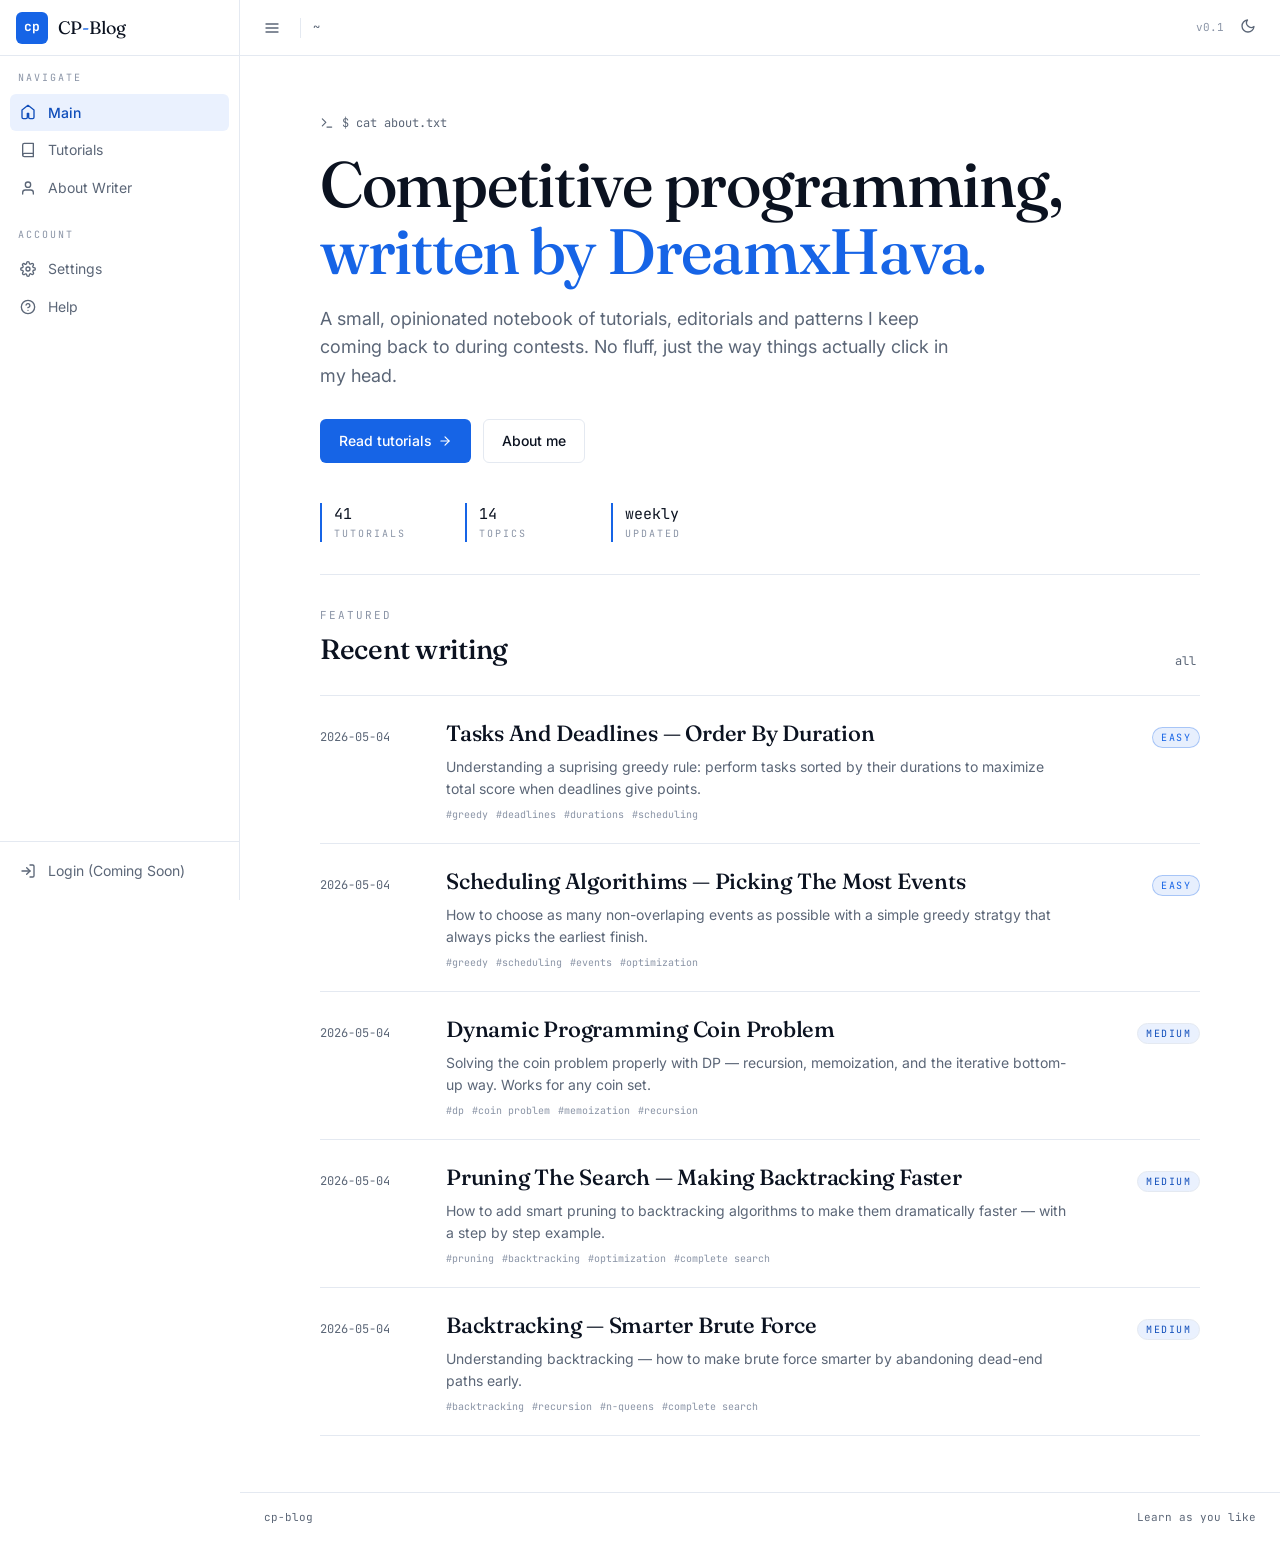
<file: index.html>
<!doctype html>
<html lang="en" data-theme="light">
<head>
<meta charset="utf-8" />
<meta name="viewport" content="width=device-width, initial-scale=1" />
<title>Home — CP-Blog</title>
<meta name="description" content="Hand-written competitive programming tutorials, notes and editorials." />
<link rel="preconnect" href="https://fonts.googleapis.com" />
<link rel="preconnect" href="https://fonts.gstatic.com" crossorigin />
<link href="https://fonts.googleapis.com/css2?family=JetBrains+Mono:wght@400;500;700&family=Inter:wght@400;500;600;700&family=Fraunces:opsz,wght@9..144,500;9..144,700&display=swap" rel="stylesheet" />
<link rel="stylesheet" href="assets/styles.css" />
</head>
<body>
<div class="app ">
  <div class="scrim"></div>
  <!--Sidebar of the main page-->
  <aside class="sidebar">
    <a class="brand" href="index.html">
      <span class="brand-mark">cp</span>
      <span class="brand-name nav-label">CP<span>-</span>Blog</span>
    </a>
    <div class="nav-section">
      <div class="nav-section-title">Navigate</div>
      <a class="nav-link active" href="index.html"><svg viewBox="0 0 24 24" fill="none" stroke="currentColor" stroke-width="2" stroke-linecap="round" stroke-linejoin="round"><path d="M3 9l9-7 9 7v11a2 2 0 0 1-2 2h-4a2 2 0 0 1-2-2v-6h-2v6a2 2 0 0 1-2 2H5a2 2 0 0 1-2-2z"/></svg><span class="nav-label">Main</span></a><a class="nav-link" href="tutorials.html"><svg viewBox="0 0 24 24" fill="none" stroke="currentColor" stroke-width="2" stroke-linecap="round" stroke-linejoin="round"><path d="M4 19.5A2.5 2.5 0 0 1 6.5 17H20"/><path d="M6.5 2H20v20H6.5A2.5 2.5 0 0 1 4 19.5v-15A2.5 2.5 0 0 1 6.5 2z"/></svg><span class="nav-label">Tutorials</span></a><a class="nav-link" href="profile.html"><svg viewBox="0 0 24 24" fill="none" stroke="currentColor" stroke-width="2" stroke-linecap="round" stroke-linejoin="round"><path d="M20 21v-2a4 4 0 0 0-4-4H8a4 4 0 0 0-4 4v2"/><circle cx="12" cy="7" r="4"/></svg><span class="nav-label">About Writer</span></a>
    </div>
    <div class="nav-section">
      <div class="nav-section-title">Account</div>
      <a class="nav-link" href="settings.html"><svg viewBox="0 0 24 24" fill="none" stroke="currentColor" stroke-width="2" stroke-linecap="round" stroke-linejoin="round"><circle cx="12" cy="12" r="3"/><path d="M19.4 15a1.65 1.65 0 0 0 .33 1.82l.06.06a2 2 0 1 1-2.83 2.83l-.06-.06a1.65 1.65 0 0 0-1.82-.33 1.65 1.65 0 0 0-1 1.51V21a2 2 0 1 1-4 0v-.09a1.65 1.65 0 0 0-1-1.51 1.65 1.65 0 0 0-1.82.33l-.06.06a2 2 0 1 1-2.83-2.83l.06-.06a1.65 1.65 0 0 0 .33-1.82 1.65 1.65 0 0 0-1.51-1H3a2 2 0 1 1 0-4h.09a1.65 1.65 0 0 0 1.51-1 1.65 1.65 0 0 0-.33-1.82l-.06-.06a2 2 0 1 1 2.83-2.83l.06.06a1.65 1.65 0 0 0 1.82.33h.01a1.65 1.65 0 0 0 1-1.51V3a2 2 0 1 1 4 0v.09a1.65 1.65 0 0 0 1 1.51h.01a1.65 1.65 0 0 0 1.82-.33l.06-.06a2 2 0 1 1 2.83 2.83l-.06.06a1.65 1.65 0 0 0-.33 1.82v.01a1.65 1.65 0 0 0 1.51 1H21a2 2 0 1 1 0 4h-.09a1.65 1.65 0 0 0-1.51 1z"/></svg><span class="nav-label">Settings</span></a><a class="nav-link" href="help.html"><svg viewBox="0 0 24 24" fill="none" stroke="currentColor" stroke-width="2" stroke-linecap="round" stroke-linejoin="round"><circle cx="12" cy="12" r="10"/><path d="M9.09 9a3 3 0 0 1 5.83 1c0 2-3 3-3 3"/><line x1="12" y1="17" x2="12.01" y2="17"/></svg><span class="nav-label">Help</span></a>
    </div>
    <div class="sidebar-footer">
      <a class="nav-link" ><svg viewBox="0 0 24 24" fill="none" stroke="currentColor" stroke-width="2" stroke-linecap="round" stroke-linejoin="round"><path d="M15 3h4a2 2 0 0 1 2 2v14a2 2 0 0 1-2 2h-4"/><polyline points="10 17 15 12 10 7"/><line x1="15" y1="12" x2="3" y2="12"/></svg><span class="nav-label">Login (Coming Soon)</span></a>
    </div>
  </aside>
  <div class="main">
    <header class="topbar">
      <button class="icon-btn" data-sidebar-toggle aria-label="Toggle sidebar"><svg viewBox="0 0 24 24" fill="none" stroke="currentColor" stroke-width="2" stroke-linecap="round" stroke-linejoin="round"><line x1="3" y1="6" x2="21" y2="6"/><line x1="3" y1="12" x2="21" y2="12"/><line x1="3" y1="18" x2="21" y2="18"/></svg></button>
      <span class="divider-v"></span>
      <nav id="crumbs" class="crumbs" data-page=""></nav>
      <div class="right">
        <span class="version">v0.1</span>
        <button class="icon-btn" data-theme-toggle aria-label="Toggle theme"><span data-theme-icon></span></button>
      </div>
    </header>
    <main class="content">

<div class="container">
  <section class="section-divider">
    <div class="kicker"><svg viewBox="0 0 24 24" fill="none" stroke="currentColor" stroke-width="2" stroke-linecap="round" stroke-linejoin="round"><polyline points="4 17 10 11 4 5"/><line x1="12" y1="19" x2="20" y2="19"/></svg><span>$ cat about.txt</span></div>
    <h1 class="hero">Competitive programming,<br/><span class="accent">written by DreamxHava.</span></h1>
    <p class="lead">A small, opinionated notebook of tutorials, editorials and patterns I keep coming back to during contests. No fluff,  just the way things actually click in my head.</p>
    <div class="actions">
      <a class="btn btn-primary" href="tutorials.html">Read tutorials <svg viewBox="0 0 24 24" fill="none" stroke="currentColor" stroke-width="2" stroke-linecap="round" stroke-linejoin="round"><line x1="5" y1="12" x2="19" y2="12"/><polyline points="12 5 19 12 12 19"/></svg></a>
      <a class="btn btn-outline" href="profile.html">About me</a>
    </div>
    <div id="home-stats" class="stats"></div>
  </section>
  <section>
    <div class="section-head">
      <div>
        <div class="eyebrow">Featured</div>
        <h2>Recent writing</h2>
      </div>
      <a class="more" href="tutorials.html">all <svg viewBox="0 0 24 24" fill="none" stroke="currentColor" stroke-width="2" stroke-linecap="round" stroke-linejoin="round"><line x1="5" y1="12" x2="19" y2="12"/><polyline points="12 5 19 12 12 19"/></svg></a>
    </div>
    <div id="featured-list"></div>
  </section>
</div>

    </main>
    <footer class="footer">
      <span>cp-blog</span>
      <span>Learn as you like </span>
    </footer>
  </div>
</div>
<div id="toast" class="toast"><div class="t-title"></div><div class="t-desc"></div></div>
<script src="assets/tutorials.js"></script>
<script src="assets/app.js"></script>
</body>
</html>
</file>
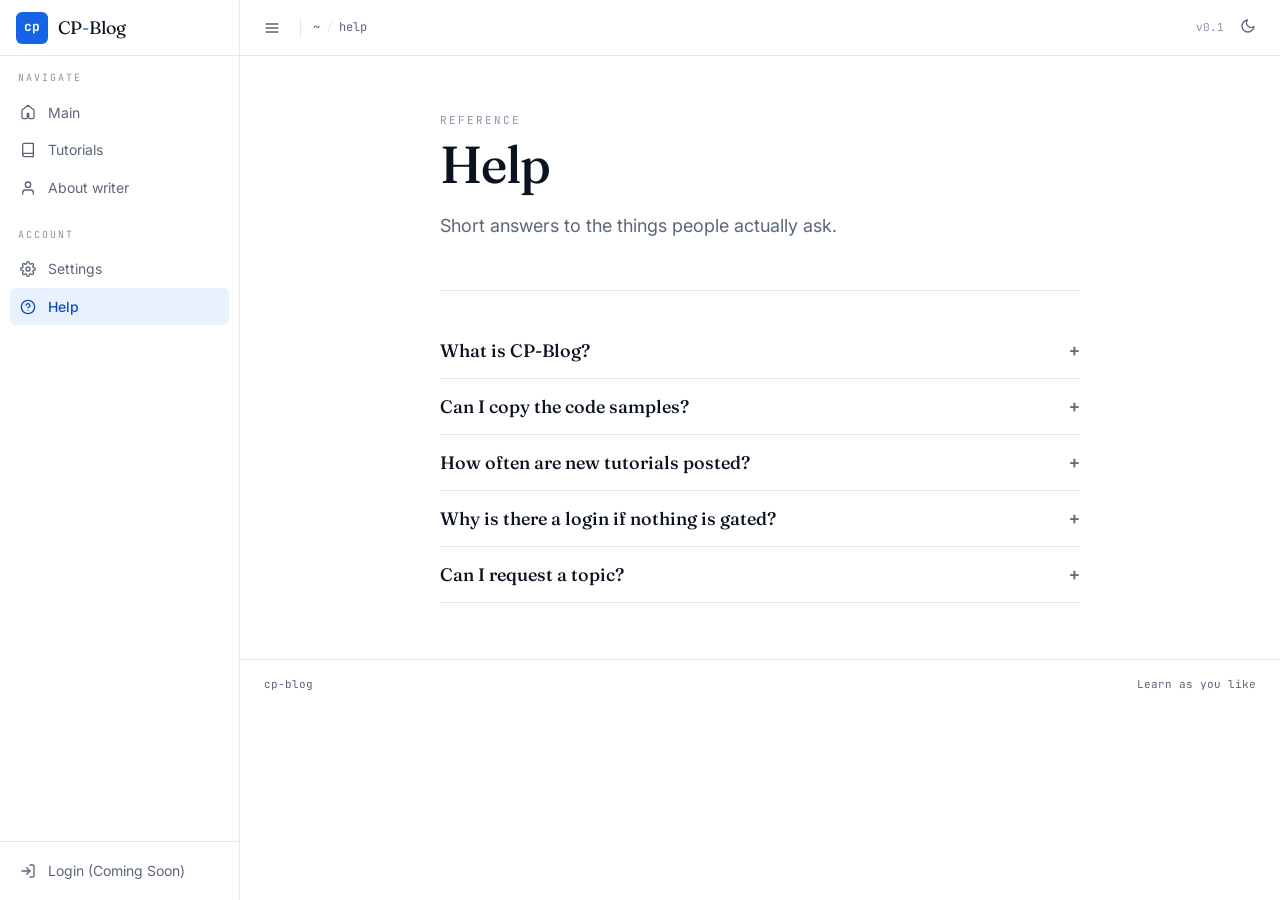
<file: help.html>
<!doctype html>
<html lang="en" data-theme="light">
<head>
<meta charset="utf-8" />
<meta name="viewport" content="width=device-width, initial-scale=1" />
<title>Help — CP-Blog</title>
<meta name="description" content="Hand-written competitive programming tutorials, notes and editorials." />
<link rel="preconnect" href="https://fonts.googleapis.com" />
<link rel="preconnect" href="https://fonts.gstatic.com" crossorigin />
<link href="https://fonts.googleapis.com/css2?family=JetBrains+Mono:wght@400;500;700&family=Inter:wght@400;500;600;700&family=Fraunces:opsz,wght@9..144,500;9..144,700&display=swap" rel="stylesheet" />
<link rel="stylesheet" href="assets/styles.css" />
</head>
<body>
<div class="app ">
  <div class="scrim"></div>
  <aside class="sidebar">
    <a class="brand" href="index.html">
      <span class="brand-mark">cp</span>
      <span class="brand-name nav-label">CP<span>-</span>Blog</span>
    </a>
    <div class="nav-section">
      <div class="nav-section-title">Navigate</div>
      <a class="nav-link" href="index.html"><svg viewBox="0 0 24 24" fill="none" stroke="currentColor" stroke-width="2" stroke-linecap="round" stroke-linejoin="round"><path d="M3 9l9-7 9 7v11a2 2 0 0 1-2 2h-4a2 2 0 0 1-2-2v-6h-2v6a2 2 0 0 1-2 2H5a2 2 0 0 1-2-2z"/></svg><span class="nav-label">Main</span></a><a class="nav-link" href="tutorials.html"><svg viewBox="0 0 24 24" fill="none" stroke="currentColor" stroke-width="2" stroke-linecap="round" stroke-linejoin="round"><path d="M4 19.5A2.5 2.5 0 0 1 6.5 17H20"/><path d="M6.5 2H20v20H6.5A2.5 2.5 0 0 1 4 19.5v-15A2.5 2.5 0 0 1 6.5 2z"/></svg><span class="nav-label">Tutorials</span></a><a class="nav-link" href="profile.html"><svg viewBox="0 0 24 24" fill="none" stroke="currentColor" stroke-width="2" stroke-linecap="round" stroke-linejoin="round"><path d="M20 21v-2a4 4 0 0 0-4-4H8a4 4 0 0 0-4 4v2"/><circle cx="12" cy="7" r="4"/></svg><span class="nav-label">About writer</span></a>
    </div>
    <div class="nav-section">
      <div class="nav-section-title">Account</div>
      <a class="nav-link" href="settings.html"><svg viewBox="0 0 24 24" fill="none" stroke="currentColor" stroke-width="2" stroke-linecap="round" stroke-linejoin="round"><circle cx="12" cy="12" r="3"/><path d="M19.4 15a1.65 1.65 0 0 0 .33 1.82l.06.06a2 2 0 1 1-2.83 2.83l-.06-.06a1.65 1.65 0 0 0-1.82-.33 1.65 1.65 0 0 0-1 1.51V21a2 2 0 1 1-4 0v-.09a1.65 1.65 0 0 0-1-1.51 1.65 1.65 0 0 0-1.82.33l-.06.06a2 2 0 1 1-2.83-2.83l.06-.06a1.65 1.65 0 0 0 .33-1.82 1.65 1.65 0 0 0-1.51-1H3a2 2 0 1 1 0-4h.09a1.65 1.65 0 0 0 1.51-1 1.65 1.65 0 0 0-.33-1.82l-.06-.06a2 2 0 1 1 2.83-2.83l.06.06a1.65 1.65 0 0 0 1.82.33h.01a1.65 1.65 0 0 0 1-1.51V3a2 2 0 1 1 4 0v.09a1.65 1.65 0 0 0 1 1.51h.01a1.65 1.65 0 0 0 1.82-.33l.06-.06a2 2 0 1 1 2.83 2.83l-.06.06a1.65 1.65 0 0 0-.33 1.82v.01a1.65 1.65 0 0 0 1.51 1H21a2 2 0 1 1 0 4h-.09a1.65 1.65 0 0 0-1.51 1z"/></svg><span class="nav-label">Settings</span></a><a class="nav-link active" href="help.html"><svg viewBox="0 0 24 24" fill="none" stroke="currentColor" stroke-width="2" stroke-linecap="round" stroke-linejoin="round"><circle cx="12" cy="12" r="10"/><path d="M9.09 9a3 3 0 0 1 5.83 1c0 2-3 3-3 3"/><line x1="12" y1="17" x2="12.01" y2="17"/></svg><span class="nav-label">Help</span></a>
    </div>
    <div class="sidebar-footer">
      <a class="nav-link" href=""><svg viewBox="0 0 24 24" fill="none" stroke="currentColor" stroke-width="2" stroke-linecap="round" stroke-linejoin="round"><path d="M15 3h4a2 2 0 0 1 2 2v14a2 2 0 0 1-2 2h-4"/><polyline points="10 17 15 12 10 7"/><line x1="15" y1="12" x2="3" y2="12"/></svg><span class="nav-label">Login (Coming Soon)</span></a>
    </div>
  </aside>
  <div class="main">
    <header class="topbar">
      <button class="icon-btn" data-sidebar-toggle aria-label="Toggle sidebar"><svg viewBox="0 0 24 24" fill="none" stroke="currentColor" stroke-width="2" stroke-linecap="round" stroke-linejoin="round"><line x1="3" y1="6" x2="21" y2="6"/><line x1="3" y1="12" x2="21" y2="12"/><line x1="3" y1="18" x2="21" y2="18"/></svg></button>
      <span class="divider-v"></span>
      <nav id="crumbs" class="crumbs" data-page="help"></nav>
      <div class="right">
        <span class="version">v0.1</span>
        <button class="icon-btn" data-theme-toggle aria-label="Toggle theme"><span data-theme-icon></span></button>
      </div>
    </header>
    <main class="content">

<div class="container-narrow">
  <header class="section-divider">
    <div class="eyebrow" style="font-family:'JetBrains Mono',monospace;font-size:11px;text-transform:uppercase;letter-spacing:2px;color:var(--muted-2);margin-bottom:8px">Reference</div>
    <h1 class="hero" style="font-size:clamp(32px,5vw,52px)">Help</h1>
    <p class="lead">Short answers to the things people actually ask.</p>
  </header>
  <div><div class="faq-item"><button class="faq-q">What is CP-Blog?</button><div class="faq-a">A small personal site of hand written competitive programming tutorials. No course, no curriculum, just notes that helped me.</div></div><div class="faq-item"><button class="faq-q">Can I copy the code samples?</button><div class="faq-a">Yes. They are written to be readable first, fast second. Profile before you ship.</div></div><div class="faq-item"><button class="faq-q">How often are new tutorials posted?</button><div class="faq-a">Whenever a topic clicks for me. Roughly one per fortnight, sometimes two in a week.</div></div><div class="faq-item"><button class="faq-q">Why is there a login if nothing is gated?</button><div class="faq-a">Bookmarks, progress tracking and a weekly digest are coming. The shell is in place.</div></div><div class="faq-item"><button class="faq-q">Can I request a topic?</button><div class="faq-a">Reach me on any of the handles on the profile page. Persuasive examples earn priority.</div></div></div>
</div>

    </main>
    <footer class="footer">
      <span>cp-blog</span>
      <span>Learn as you like</span>
    </footer>
  </div>
</div>
<div id="toast" class="toast"><div class="t-title"></div><div class="t-desc"></div></div>
<script src="assets/tutorials.js"></script>
<script src="assets/app.js"></script>
</body>
</html>
</file>
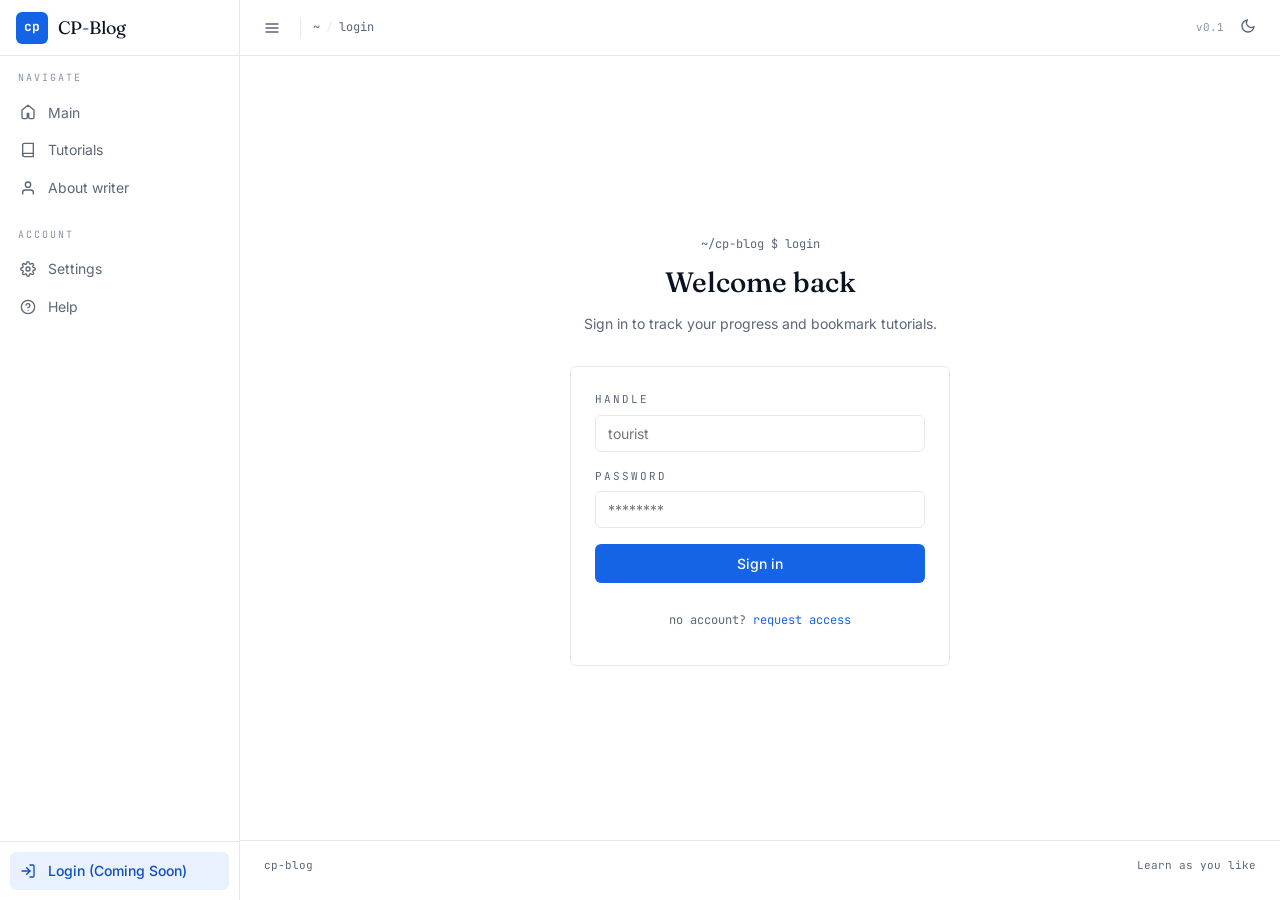
<file: login.html>
<!doctype html>
<html lang="en" data-theme="light">
<head>
<meta charset="utf-8" />
<meta name="viewport" content="width=device-width, initial-scale=1" />
<title>Login — CP-Blog</title>
<meta name="description" content="Hand-written competitive programming tutorials, notes and editorials." />
<link rel="preconnect" href="https://fonts.googleapis.com" />
<link rel="preconnect" href="https://fonts.gstatic.com" crossorigin />
<link href="https://fonts.googleapis.com/css2?family=JetBrains+Mono:wght@400;500;700&family=Inter:wght@400;500;600;700&family=Fraunces:opsz,wght@9..144,500;9..144,700&display=swap" rel="stylesheet" />
<link rel="stylesheet" href="assets/styles.css" />
</head>
<body>
<div class="app ">
  <div class="scrim"></div>
  <aside class="sidebar">
    <a class="brand" href="index.html">
      <span class="brand-mark">cp</span>
      <span class="brand-name nav-label">CP<span>-</span>Blog</span>
    </a>
    <div class="nav-section">
      <div class="nav-section-title">Navigate</div>
      <a class="nav-link" href="index.html"><svg viewBox="0 0 24 24" fill="none" stroke="currentColor" stroke-width="2" stroke-linecap="round" stroke-linejoin="round"><path d="M3 9l9-7 9 7v11a2 2 0 0 1-2 2h-4a2 2 0 0 1-2-2v-6h-2v6a2 2 0 0 1-2 2H5a2 2 0 0 1-2-2z"/></svg><span class="nav-label">Main</span></a><a class="nav-link" href="tutorials.html"><svg viewBox="0 0 24 24" fill="none" stroke="currentColor" stroke-width="2" stroke-linecap="round" stroke-linejoin="round"><path d="M4 19.5A2.5 2.5 0 0 1 6.5 17H20"/><path d="M6.5 2H20v20H6.5A2.5 2.5 0 0 1 4 19.5v-15A2.5 2.5 0 0 1 6.5 2z"/></svg><span class="nav-label">Tutorials</span></a><a class="nav-link" href="profile.html"><svg viewBox="0 0 24 24" fill="none" stroke="currentColor" stroke-width="2" stroke-linecap="round" stroke-linejoin="round"><path d="M20 21v-2a4 4 0 0 0-4-4H8a4 4 0 0 0-4 4v2"/><circle cx="12" cy="7" r="4"/></svg><span class="nav-label">About writer</span></a>
    </div>
    <div class="nav-section">
      <div class="nav-section-title">Account</div>
      <a class="nav-link" href="settings.html"><svg viewBox="0 0 24 24" fill="none" stroke="currentColor" stroke-width="2" stroke-linecap="round" stroke-linejoin="round"><circle cx="12" cy="12" r="3"/><path d="M19.4 15a1.65 1.65 0 0 0 .33 1.82l.06.06a2 2 0 1 1-2.83 2.83l-.06-.06a1.65 1.65 0 0 0-1.82-.33 1.65 1.65 0 0 0-1 1.51V21a2 2 0 1 1-4 0v-.09a1.65 1.65 0 0 0-1-1.51 1.65 1.65 0 0 0-1.82.33l-.06.06a2 2 0 1 1-2.83-2.83l.06-.06a1.65 1.65 0 0 0 .33-1.82 1.65 1.65 0 0 0-1.51-1H3a2 2 0 1 1 0-4h.09a1.65 1.65 0 0 0 1.51-1 1.65 1.65 0 0 0-.33-1.82l-.06-.06a2 2 0 1 1 2.83-2.83l.06.06a1.65 1.65 0 0 0 1.82.33h.01a1.65 1.65 0 0 0 1-1.51V3a2 2 0 1 1 4 0v.09a1.65 1.65 0 0 0 1 1.51h.01a1.65 1.65 0 0 0 1.82-.33l.06-.06a2 2 0 1 1 2.83 2.83l-.06.06a1.65 1.65 0 0 0-.33 1.82v.01a1.65 1.65 0 0 0 1.51 1H21a2 2 0 1 1 0 4h-.09a1.65 1.65 0 0 0-1.51 1z"/></svg><span class="nav-label">Settings</span></a><a class="nav-link" href="help.html"><svg viewBox="0 0 24 24" fill="none" stroke="currentColor" stroke-width="2" stroke-linecap="round" stroke-linejoin="round"><circle cx="12" cy="12" r="10"/><path d="M9.09 9a3 3 0 0 1 5.83 1c0 2-3 3-3 3"/><line x1="12" y1="17" x2="12.01" y2="17"/></svg><span class="nav-label">Help</span></a>
    </div>
    <div class="sidebar-footer">
      <a class="nav-link active" ><svg viewBox="0 0 24 24" fill="none" stroke="currentColor" stroke-width="2" stroke-linecap="round" stroke-linejoin="round"><path d="M15 3h4a2 2 0 0 1 2 2v14a2 2 0 0 1-2 2h-4"/><polyline points="10 17 15 12 10 7"/><line x1="15" y1="12" x2="3" y2="12"/></svg><span class="nav-label">Login (Coming Soon)</span></a>
    </div>
  </aside>
  <div class="main">
    <header class="topbar">
      <button class="icon-btn" data-sidebar-toggle aria-label="Toggle sidebar"><svg viewBox="0 0 24 24" fill="none" stroke="currentColor" stroke-width="2" stroke-linecap="round" stroke-linejoin="round"><line x1="3" y1="6" x2="21" y2="6"/><line x1="3" y1="12" x2="21" y2="12"/><line x1="3" y1="18" x2="21" y2="18"/></svg></button>
      <span class="divider-v"></span>
      <nav id="crumbs" class="crumbs" data-page="login"></nav>
      <div class="right">
        <span class="version">v0.1</span>
        <button class="icon-btn" data-theme-toggle aria-label="Toggle theme"><span data-theme-icon></span></button>
      </div>
    </header>
    <main class="content">

<div class="center-min">
  <div class="login-box">
    <div class="login-head">
      <div class="kicker"><span>~/cp-blog $ login</span></div>
      <h1>Welcome back</h1>
      <p>Sign in to track your progress and bookmark tutorials.</p>
    </div>
    <form id="login-form" class="login-form">
      <div class="field">
        <label for="handle">Handle</label>
        <input id="handle" name="handle" type="text" placeholder="tourist" autocomplete="username" />
      </div>
      <div class="field">
        <label for="password">Password</label>
        <input id="password" name="password" type="password" placeholder="********" autocomplete="current-password" />
      </div>
      <button type="submit" class="btn btn-primary btn-block">Sign in</button>
      <p class="login-foot">no account? <a href="login.html">request access</a></p>
    </form>
  </div>
</div>

    </main>
    <footer class="footer">
      <span>cp-blog</span>
      <span>Learn as you like</span>
    </footer>
  </div>
</div>
<div id="toast" class="toast"><div class="t-title"></div><div class="t-desc"></div></div>
<script src="assets/tutorials.js"></script>
<script src="assets/app.js"></script>
</body>
</html>
</file>
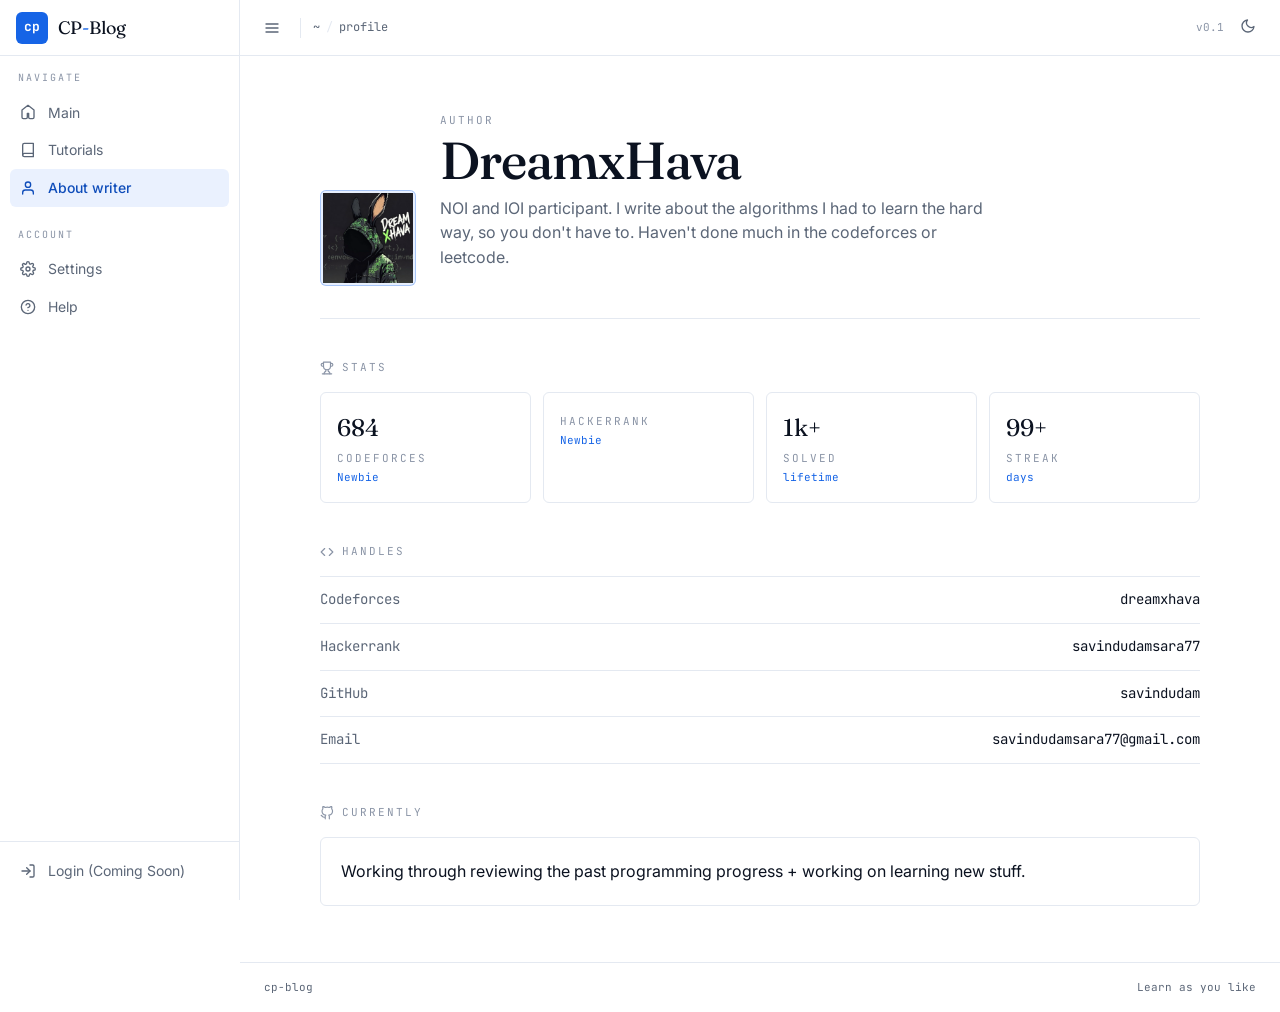
<file: profile.html>
<!doctype html>
<html lang="en" data-theme="light">
<head>
<meta charset="utf-8" />
<meta name="viewport" content="width=device-width, initial-scale=1" />
<title>Profile — CP-Blog</title>
<meta name="description" content="Hand-written competitive programming tutorials, notes and editorials." />
<link rel="preconnect" href="https://fonts.googleapis.com" />
<link rel="preconnect" href="https://fonts.gstatic.com" crossorigin />
<link href="https://fonts.googleapis.com/css2?family=JetBrains+Mono:wght@400;500;700&family=Inter:wght@400;500;600;700&family=Fraunces:opsz,wght@9..144,500;9..144,700&display=swap" rel="stylesheet" />
<link rel="stylesheet" href="assets/styles.css" />
</head>
<body>
<div class="app ">
  <div class="scrim"></div>
  <aside class="sidebar">
    <a class="brand" href="index.html">
      <span class="brand-mark">cp</span>
      <span class="brand-name nav-label">CP<span>-</span>Blog</span>
    </a>
    <div class="nav-section">
      <div class="nav-section-title">Navigate</div>
      <a class="nav-link" href="index.html"><svg viewBox="0 0 24 24" fill="none" stroke="currentColor" stroke-width="2" stroke-linecap="round" stroke-linejoin="round"><path d="M3 9l9-7 9 7v11a2 2 0 0 1-2 2h-4a2 2 0 0 1-2-2v-6h-2v6a2 2 0 0 1-2 2H5a2 2 0 0 1-2-2z"/></svg><span class="nav-label">Main</span></a><a class="nav-link" href="tutorials.html"><svg viewBox="0 0 24 24" fill="none" stroke="currentColor" stroke-width="2" stroke-linecap="round" stroke-linejoin="round"><path d="M4 19.5A2.5 2.5 0 0 1 6.5 17H20"/><path d="M6.5 2H20v20H6.5A2.5 2.5 0 0 1 4 19.5v-15A2.5 2.5 0 0 1 6.5 2z"/></svg><span class="nav-label">Tutorials</span></a><a class="nav-link active" href="profile.html"><svg viewBox="0 0 24 24" fill="none" stroke="currentColor" stroke-width="2" stroke-linecap="round" stroke-linejoin="round"><path d="M20 21v-2a4 4 0 0 0-4-4H8a4 4 0 0 0-4 4v2"/><circle cx="12" cy="7" r="4"/></svg><span class="nav-label">About writer</span></a>
    </div>
    <div class="nav-section">
      <div class="nav-section-title">Account</div>
      <a class="nav-link" href="settings.html"><svg viewBox="0 0 24 24" fill="none" stroke="currentColor" stroke-width="2" stroke-linecap="round" stroke-linejoin="round"><circle cx="12" cy="12" r="3"/><path d="M19.4 15a1.65 1.65 0 0 0 .33 1.82l.06.06a2 2 0 1 1-2.83 2.83l-.06-.06a1.65 1.65 0 0 0-1.82-.33 1.65 1.65 0 0 0-1 1.51V21a2 2 0 1 1-4 0v-.09a1.65 1.65 0 0 0-1-1.51 1.65 1.65 0 0 0-1.82.33l-.06.06a2 2 0 1 1-2.83-2.83l.06-.06a1.65 1.65 0 0 0 .33-1.82 1.65 1.65 0 0 0-1.51-1H3a2 2 0 1 1 0-4h.09a1.65 1.65 0 0 0 1.51-1 1.65 1.65 0 0 0-.33-1.82l-.06-.06a2 2 0 1 1 2.83-2.83l.06.06a1.65 1.65 0 0 0 1.82.33h.01a1.65 1.65 0 0 0 1-1.51V3a2 2 0 1 1 4 0v.09a1.65 1.65 0 0 0 1 1.51h.01a1.65 1.65 0 0 0 1.82-.33l.06-.06a2 2 0 1 1 2.83 2.83l-.06.06a1.65 1.65 0 0 0-.33 1.82v.01a1.65 1.65 0 0 0 1.51 1H21a2 2 0 1 1 0 4h-.09a1.65 1.65 0 0 0-1.51 1z"/></svg><span class="nav-label">Settings</span></a><a class="nav-link" href="help.html"><svg viewBox="0 0 24 24" fill="none" stroke="currentColor" stroke-width="2" stroke-linecap="round" stroke-linejoin="round"><circle cx="12" cy="12" r="10"/><path d="M9.09 9a3 3 0 0 1 5.83 1c0 2-3 3-3 3"/><line x1="12" y1="17" x2="12.01" y2="17"/></svg><span class="nav-label">Help</span></a>
    </div>
    <div class="sidebar-footer">
      <a class="nav-link" ><svg viewBox="0 0 24 24" fill="none" stroke="currentColor" stroke-width="2" stroke-linecap="round" stroke-linejoin="round"><path d="M15 3h4a2 2 0 0 1 2 2v14a2 2 0 0 1-2 2h-4"/><polyline points="10 17 15 12 10 7"/><line x1="15" y1="12" x2="3" y2="12"/></svg><span class="nav-label">Login (Coming Soon)</span></a>
    </div>
  </aside>
  <div class="main">
    <header class="topbar">
      <button class="icon-btn" data-sidebar-toggle aria-label="Toggle sidebar"><svg viewBox="0 0 24 24" fill="none" stroke="currentColor" stroke-width="2" stroke-linecap="round" stroke-linejoin="round"><line x1="3" y1="6" x2="21" y2="6"/><line x1="3" y1="12" x2="21" y2="12"/><line x1="3" y1="18" x2="21" y2="18"/></svg></button>
      <span class="divider-v"></span>
      <nav id="crumbs" class="crumbs" data-page="profile"></nav>
      <div class="right">
        <span class="version">v0.1</span>
        <button class="icon-btn" data-theme-toggle aria-label="Toggle theme"><span data-theme-icon></span></button>
      </div>
    </header>
    <main class="content">

<div class="container">
  <header class="profile-head">
    <div class="avatar"><img src="assets/Profile.png" height="90px"></div>
    <div style="flex:1">
      <div class="eyebrow" style="font-family:'JetBrains Mono',monospace;font-size:11px;text-transform:uppercase;letter-spacing:2px;color:var(--muted-2)">Author</div>
      <h1 class="hero" style="font-size:clamp(32px,5vw,52px);margin-top:4px">DreamxHava</h1>
      <p style="margin-top:8px;color:var(--muted);max-width:560px">NOI and IOI participant. I write about the algorithms I had to learn the hard way, so you don't have to. Haven't done much in the codeforces or leetcode.</p>
    </div>
  </header>
  <div class="section-title-row"><svg viewBox="0 0 24 24" fill="none" stroke="currentColor" stroke-width="2" stroke-linecap="round" stroke-linejoin="round"><path d="M6 9H4.5a2.5 2.5 0 0 1 0-5H6"/><path d="M18 9h1.5a2.5 2.5 0 0 0 0-5H18"/><path d="M4 22h16"/><path d="M10 14.66V17c0 .55-.47.98-.97 1.21C7.85 18.75 7 20.24 7 22"/><path d="M14 14.66V17c0 .55.47.98.97 1.21C16.15 18.75 17 20.24 17 22"/><path d="M18 2H6v7a6 6 0 0 0 12 0V2Z"/></svg> Stats</div>
  <div class="stats-grid"><div class="stat-card"><div class="v">684</div><div class="l">Codeforces</div><div class="n">Newbie</div></div><div class="stat-card"><div class="v"></div><div class="l">Hackerrank</div><div class="n">Newbie</div></div><div class="stat-card"><div class="v">1k+</div><div class="l">Solved</div><div class="n">lifetime</div></div><div class="stat-card"><div class="v">99+</div><div class="l">Streak</div><div class="n">days</div></div></div>
  <div class="section-title-row"><svg viewBox="0 0 24 24" fill="none" stroke="currentColor" stroke-width="2" stroke-linecap="round" stroke-linejoin="round"><polyline points="16 18 22 12 16 6"/><polyline points="8 6 2 12 8 18"/></svg> Handles</div>
  <ul class="handles"><li><span class="site">Codeforces</span><a href="https://codeforces.com/profile/dreamxhava"><span>dreamxhava</a></span></li><li><span class="site">Hackerrank</span><span><a href="https://www.hackerrank.com/profile/savindudamsara77">savindudamsara77</a></span></li><li><span class="site">GitHub</span><span><a href="https://github.com/Savindudam">savindudam</a></span></li><li><span class="site">Email</span><span>savindudamsara77@gmail.com</span></li></ul>
  <div class="section-title-row"><svg viewBox="0 0 24 24" fill="none" stroke="currentColor" stroke-width="2" stroke-linecap="round" stroke-linejoin="round"><path d="M9 19c-5 1.5-5-2.5-7-3m14 6v-3.87a3.37 3.37 0 0 0-.94-2.61c3.14-.35 6.44-1.54 6.44-7A5.44 5.44 0 0 0 20 4.77 5.07 5.07 0 0 0 19.91 1S18.73.65 16 2.48a13.38 13.38 0 0 0-7 0C6.27.65 5.09 1 5.09 1A5.07 5.07 0 0 0 5 4.77a5.44 5.44 0 0 0-1.5 3.78c0 5.42 3.3 6.61 6.44 7A3.37 3.37 0 0 0 9 18.13V22"/></svg> Currently</div>
  <div class="note-card">Working through reviewing the past programming progress + working on learning new stuff.</div>
</div>

    </main>
    <footer class="footer">
      <span>cp-blog</span>
      <span>Learn as you like</span>
    </footer>
  </div>
</div>
<div id="toast" class="toast"><div class="t-title"></div><div class="t-desc"></div></div>
<script src="assets/tutorials.js"></script>
<script src="assets/app.js"></script>
</body>
</html>
</file>
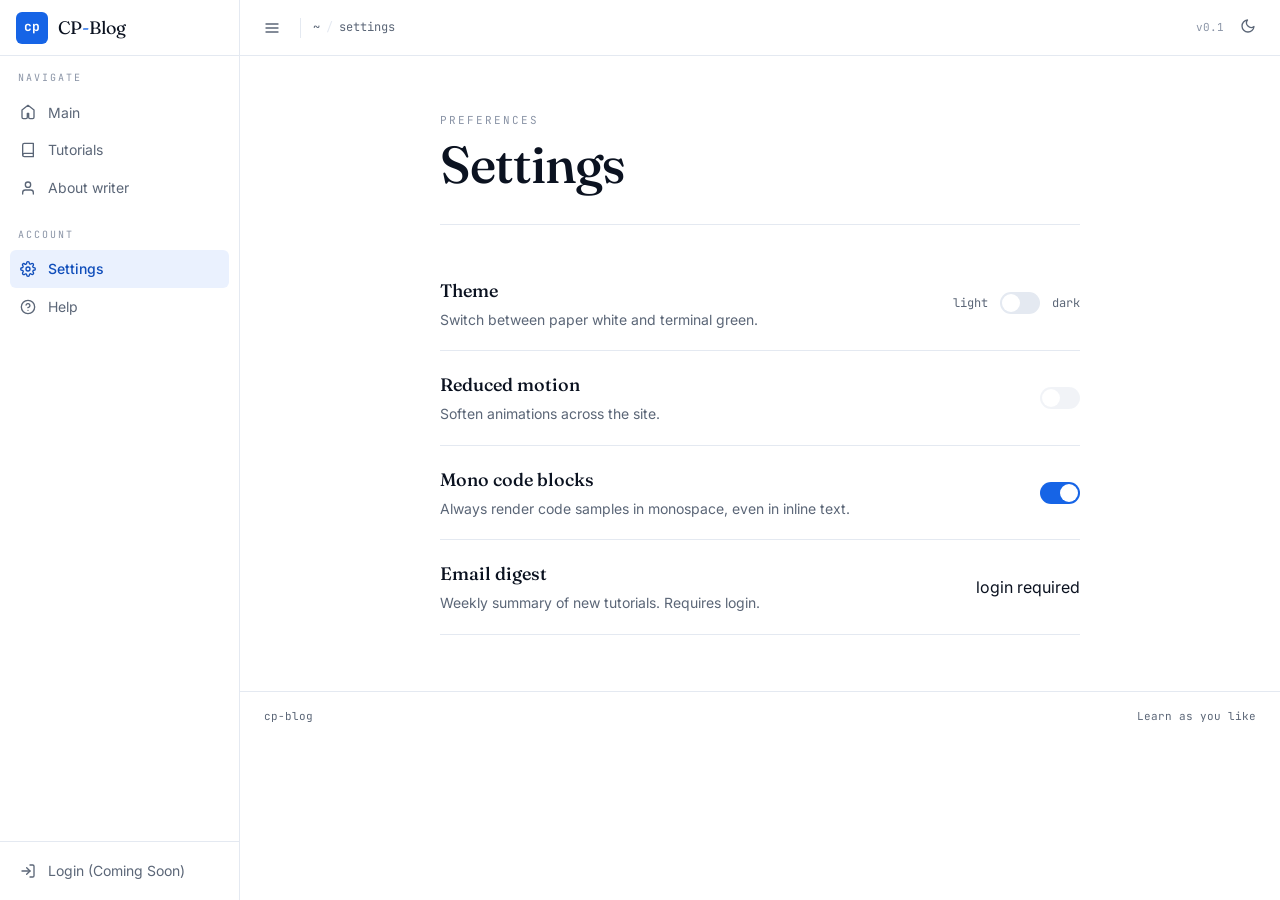
<file: settings.html>
<!doctype html>
<html lang="en" data-theme="light">
<head>
<meta charset="utf-8" />
<meta name="viewport" content="width=device-width, initial-scale=1" />
<title>Settings — CP-Blog</title>
<meta name="description" content="Hand-written competitive programming tutorials, notes and editorials." />
<link rel="preconnect" href="https://fonts.googleapis.com" />
<link rel="preconnect" href="https://fonts.gstatic.com" crossorigin />
<link href="https://fonts.googleapis.com/css2?family=JetBrains+Mono:wght@400;500;700&family=Inter:wght@400;500;600;700&family=Fraunces:opsz,wght@9..144,500;9..144,700&display=swap" rel="stylesheet" />
<link rel="stylesheet" href="assets/styles.css" />
</head>
<body>
<div class="app ">
  <div class="scrim"></div>
  <aside class="sidebar">
    <a class="brand" href="index.html">
      <span class="brand-mark">cp</span>
      <span class="brand-name nav-label">CP<span>-</span>Blog</span>
    </a>
    <div class="nav-section">
      <div class="nav-section-title">Navigate</div>
      <a class="nav-link" href="index.html"><svg viewBox="0 0 24 24" fill="none" stroke="currentColor" stroke-width="2" stroke-linecap="round" stroke-linejoin="round"><path d="M3 9l9-7 9 7v11a2 2 0 0 1-2 2h-4a2 2 0 0 1-2-2v-6h-2v6a2 2 0 0 1-2 2H5a2 2 0 0 1-2-2z"/></svg><span class="nav-label">Main</span></a><a class="nav-link" href="tutorials.html"><svg viewBox="0 0 24 24" fill="none" stroke="currentColor" stroke-width="2" stroke-linecap="round" stroke-linejoin="round"><path d="M4 19.5A2.5 2.5 0 0 1 6.5 17H20"/><path d="M6.5 2H20v20H6.5A2.5 2.5 0 0 1 4 19.5v-15A2.5 2.5 0 0 1 6.5 2z"/></svg><span class="nav-label">Tutorials</span></a><a class="nav-link" href="profile.html"><svg viewBox="0 0 24 24" fill="none" stroke="currentColor" stroke-width="2" stroke-linecap="round" stroke-linejoin="round"><path d="M20 21v-2a4 4 0 0 0-4-4H8a4 4 0 0 0-4 4v2"/><circle cx="12" cy="7" r="4"/></svg><span class="nav-label">About writer</span></a>
    </div>
    <div class="nav-section">
      <div class="nav-section-title">Account</div>
      <a class="nav-link active" href="settings.html"><svg viewBox="0 0 24 24" fill="none" stroke="currentColor" stroke-width="2" stroke-linecap="round" stroke-linejoin="round"><circle cx="12" cy="12" r="3"/><path d="M19.4 15a1.65 1.65 0 0 0 .33 1.82l.06.06a2 2 0 1 1-2.83 2.83l-.06-.06a1.65 1.65 0 0 0-1.82-.33 1.65 1.65 0 0 0-1 1.51V21a2 2 0 1 1-4 0v-.09a1.65 1.65 0 0 0-1-1.51 1.65 1.65 0 0 0-1.82.33l-.06.06a2 2 0 1 1-2.83-2.83l.06-.06a1.65 1.65 0 0 0 .33-1.82 1.65 1.65 0 0 0-1.51-1H3a2 2 0 1 1 0-4h.09a1.65 1.65 0 0 0 1.51-1 1.65 1.65 0 0 0-.33-1.82l-.06-.06a2 2 0 1 1 2.83-2.83l.06.06a1.65 1.65 0 0 0 1.82.33h.01a1.65 1.65 0 0 0 1-1.51V3a2 2 0 1 1 4 0v.09a1.65 1.65 0 0 0 1 1.51h.01a1.65 1.65 0 0 0 1.82-.33l.06-.06a2 2 0 1 1 2.83 2.83l-.06.06a1.65 1.65 0 0 0-.33 1.82v.01a1.65 1.65 0 0 0 1.51 1H21a2 2 0 1 1 0 4h-.09a1.65 1.65 0 0 0-1.51 1z"/></svg><span class="nav-label">Settings</span></a><a class="nav-link" href="help.html"><svg viewBox="0 0 24 24" fill="none" stroke="currentColor" stroke-width="2" stroke-linecap="round" stroke-linejoin="round"><circle cx="12" cy="12" r="10"/><path d="M9.09 9a3 3 0 0 1 5.83 1c0 2-3 3-3 3"/><line x1="12" y1="17" x2="12.01" y2="17"/></svg><span class="nav-label">Help</span></a>
    </div>
    <div class="sidebar-footer">
      <a class="nav-link"><svg viewBox="0 0 24 24" fill="none" stroke="currentColor" stroke-width="2" stroke-linecap="round" stroke-linejoin="round"><path d="M15 3h4a2 2 0 0 1 2 2v14a2 2 0 0 1-2 2h-4"/><polyline points="10 17 15 12 10 7"/><line x1="15" y1="12" x2="3" y2="12"/></svg><span class="nav-label">Login (Coming Soon)</span></a>
    </div>
  </aside>
  <div class="main">
    <header class="topbar">
      <button class="icon-btn" data-sidebar-toggle aria-label="Toggle sidebar"><svg viewBox="0 0 24 24" fill="none" stroke="currentColor" stroke-width="2" stroke-linecap="round" stroke-linejoin="round"><line x1="3" y1="6" x2="21" y2="6"/><line x1="3" y1="12" x2="21" y2="12"/><line x1="3" y1="18" x2="21" y2="18"/></svg></button>
      <span class="divider-v"></span>
      <nav id="crumbs" class="crumbs" data-page="settings"></nav>
      <div class="right">
        <span class="version">v0.1</span>
        <button class="icon-btn" data-theme-toggle aria-label="Toggle theme"><span data-theme-icon></span></button>
      </div>
    </header>
    <main class="content">

<div class="container-narrow">
  <header class="section-divider">
    <div class="eyebrow" style="font-family:'JetBrains Mono',monospace;font-size:11px;text-transform:uppercase;letter-spacing:2px;color:var(--muted-2);margin-bottom:8px">Preferences</div>
    <h1 class="hero" style="font-size:clamp(32px,5vw,52px)">Settings</h1>
  </header>
  <div>
    <div class="setting-row">
      <div><h3>Theme</h3><p>Switch between paper white and terminal green.</p></div>
      <div class="toggle-row">
        <span class="label-mono">light</span>
        <button class="toggle" data-theme-toggle data-theme-toggle-state aria-label="Toggle theme"></button>
        <span class="label-mono">dark</span>
      </div>
    </div>
    <div class="setting-row">
      <div><h3>Reduced motion</h3><p>Soften animations across the site.</p></div>
      <button class="toggle disabled" aria-label="Reduced motion"></button>
    </div>
    <div class="setting-row">
      <div><h3>Mono code blocks</h3><p>Always render code samples in monospace, even in inline text.</p></div>
      <button class="toggle on" aria-label="Mono code"></button>
    </div>
    <div class="setting-row">
      <div><h3>Email digest</h3><p>Weekly summary of new tutorials. Requires login.</p></div>
      <span class="label-mono">login required</span>
    </div>
  </div>
</div>

    </main>
    <footer class="footer">
      <span>cp-blog </span>
      <span>Learn as you like</span>
    </footer>
  </div>
</div>
<div id="toast" class="toast"><div class="t-title"></div><div class="t-desc"></div></div>
<script src="assets/tutorials.js"></script>
<script src="assets/app.js"></script>
</body>
</html>
</file>
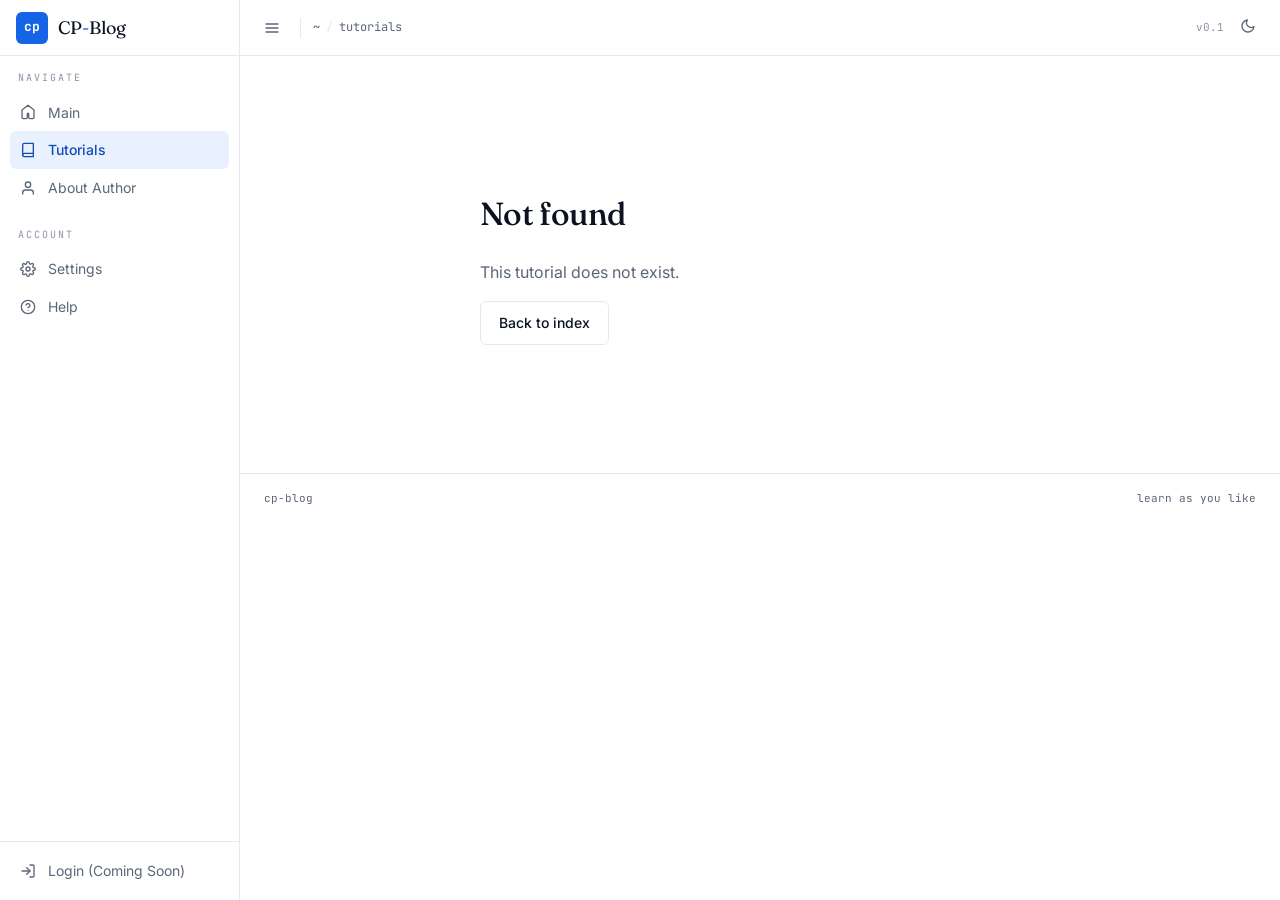
<file: tutorial.html>
<!doctype html>
<html lang="en" data-theme="light">
<head>
<meta charset="utf-8" />
<meta name="viewport" content="width=device-width, initial-scale=1" />
<title>Tutorial — CP-Blog</title>
<meta name="description" content="Hand-written competitive programming tutorials, notes and editorials." />
<link rel="preconnect" href="https://fonts.googleapis.com" />
<link rel="preconnect" href="https://fonts.gstatic.com" crossorigin />
<link href="https://fonts.googleapis.com/css2?family=JetBrains+Mono:wght@400;500;700&family=Inter:wght@400;500;600;700&family=Fraunces:opsz,wght@9..144,500;9..144,700&display=swap" rel="stylesheet" />
<link rel="stylesheet" href="assets/styles.css" />
</head>
<body>
<div class="app ">
  <div class="scrim"></div>
  <aside class="sidebar">
    <a class="brand" href="index.html">
      <span class="brand-mark">cp</span>
      <span class="brand-name nav-label">CP<span>-</span>Blog</span>
    </a>
    <div class="nav-section">
      <div class="nav-section-title">Navigate</div>
      <a class="nav-link" href="index.html"><svg viewBox="0 0 24 24" fill="none" stroke="currentColor" stroke-width="2" stroke-linecap="round" stroke-linejoin="round"><path d="M3 9l9-7 9 7v11a2 2 0 0 1-2 2h-4a2 2 0 0 1-2-2v-6h-2v6a2 2 0 0 1-2 2H5a2 2 0 0 1-2-2z"/></svg><span class="nav-label">Main</span></a><a class="nav-link active" href="tutorials.html"><svg viewBox="0 0 24 24" fill="none" stroke="currentColor" stroke-width="2" stroke-linecap="round" stroke-linejoin="round"><path d="M4 19.5A2.5 2.5 0 0 1 6.5 17H20"/><path d="M6.5 2H20v20H6.5A2.5 2.5 0 0 1 4 19.5v-15A2.5 2.5 0 0 1 6.5 2z"/></svg><span class="nav-label">Tutorials</span></a><a class="nav-link" href="profile.html"><svg viewBox="0 0 24 24" fill="none" stroke="currentColor" stroke-width="2" stroke-linecap="round" stroke-linejoin="round"><path d="M20 21v-2a4 4 0 0 0-4-4H8a4 4 0 0 0-4 4v2"/><circle cx="12" cy="7" r="4"/></svg><span class="nav-label">About Author</span></a>
    </div>
    <div class="nav-section">
      <div class="nav-section-title">Account</div>
      <a class="nav-link" href="settings.html"><svg viewBox="0 0 24 24" fill="none" stroke="currentColor" stroke-width="2" stroke-linecap="round" stroke-linejoin="round"><circle cx="12" cy="12" r="3"/><path d="M19.4 15a1.65 1.65 0 0 0 .33 1.82l.06.06a2 2 0 1 1-2.83 2.83l-.06-.06a1.65 1.65 0 0 0-1.82-.33 1.65 1.65 0 0 0-1 1.51V21a2 2 0 1 1-4 0v-.09a1.65 1.65 0 0 0-1-1.51 1.65 1.65 0 0 0-1.82.33l-.06.06a2 2 0 1 1-2.83-2.83l.06-.06a1.65 1.65 0 0 0 .33-1.82 1.65 1.65 0 0 0-1.51-1H3a2 2 0 1 1 0-4h.09a1.65 1.65 0 0 0 1.51-1 1.65 1.65 0 0 0-.33-1.82l-.06-.06a2 2 0 1 1 2.83-2.83l.06.06a1.65 1.65 0 0 0 1.82.33h.01a1.65 1.65 0 0 0 1-1.51V3a2 2 0 1 1 4 0v.09a1.65 1.65 0 0 0 1 1.51h.01a1.65 1.65 0 0 0 1.82-.33l.06-.06a2 2 0 1 1 2.83 2.83l-.06.06a1.65 1.65 0 0 0-.33 1.82v.01a1.65 1.65 0 0 0 1.51 1H21a2 2 0 1 1 0 4h-.09a1.65 1.65 0 0 0-1.51 1z"/></svg><span class="nav-label">Settings</span></a><a class="nav-link" href="help.html"><svg viewBox="0 0 24 24" fill="none" stroke="currentColor" stroke-width="2" stroke-linecap="round" stroke-linejoin="round"><circle cx="12" cy="12" r="10"/><path d="M9.09 9a3 3 0 0 1 5.83 1c0 2-3 3-3 3"/><line x1="12" y1="17" x2="12.01" y2="17"/></svg><span class="nav-label">Help</span></a>
    </div>
    <div class="sidebar-footer">
      <a class="nav-link" ><svg viewBox="0 0 24 24" fill="none" stroke="currentColor" stroke-width="2" stroke-linecap="round" stroke-linejoin="round"><path d="M15 3h4a2 2 0 0 1 2 2v14a2 2 0 0 1-2 2h-4"/><polyline points="10 17 15 12 10 7"/><line x1="15" y1="12" x2="3" y2="12"/></svg><span class="nav-label">Login (Coming Soon)</span></a>
    </div>
  </aside>
  <div class="main">
    <header class="topbar">
      <button class="icon-btn" data-sidebar-toggle aria-label="Toggle sidebar"><svg viewBox="0 0 24 24" fill="none" stroke="currentColor" stroke-width="2" stroke-linecap="round" stroke-linejoin="round"><line x1="3" y1="6" x2="21" y2="6"/><line x1="3" y1="12" x2="21" y2="12"/><line x1="3" y1="18" x2="21" y2="18"/></svg></button>
      <span class="divider-v"></span>
      <nav id="crumbs" class="crumbs" data-page="tutorials"></nav>
      <div class="right">
        <span class="version">v0.1</span>
        <button class="icon-btn" data-theme-toggle aria-label="Toggle theme"><span data-theme-icon></span></button>
      </div>
    </header>
    <main class="content">

<div class="container-narrow" id="tutorial-article"></div>

    </main>
    <footer class="footer">
      <span>cp-blog</span>
      <span>learn as you like</span>
    </footer>
  </div>
</div>
<div id="toast" class="toast"><div class="t-title"></div><div class="t-desc"></div></div>
<script src="assets/tutorials.js"></script>
<script src="assets/app.js"></script>
</body>
</html>
</file>
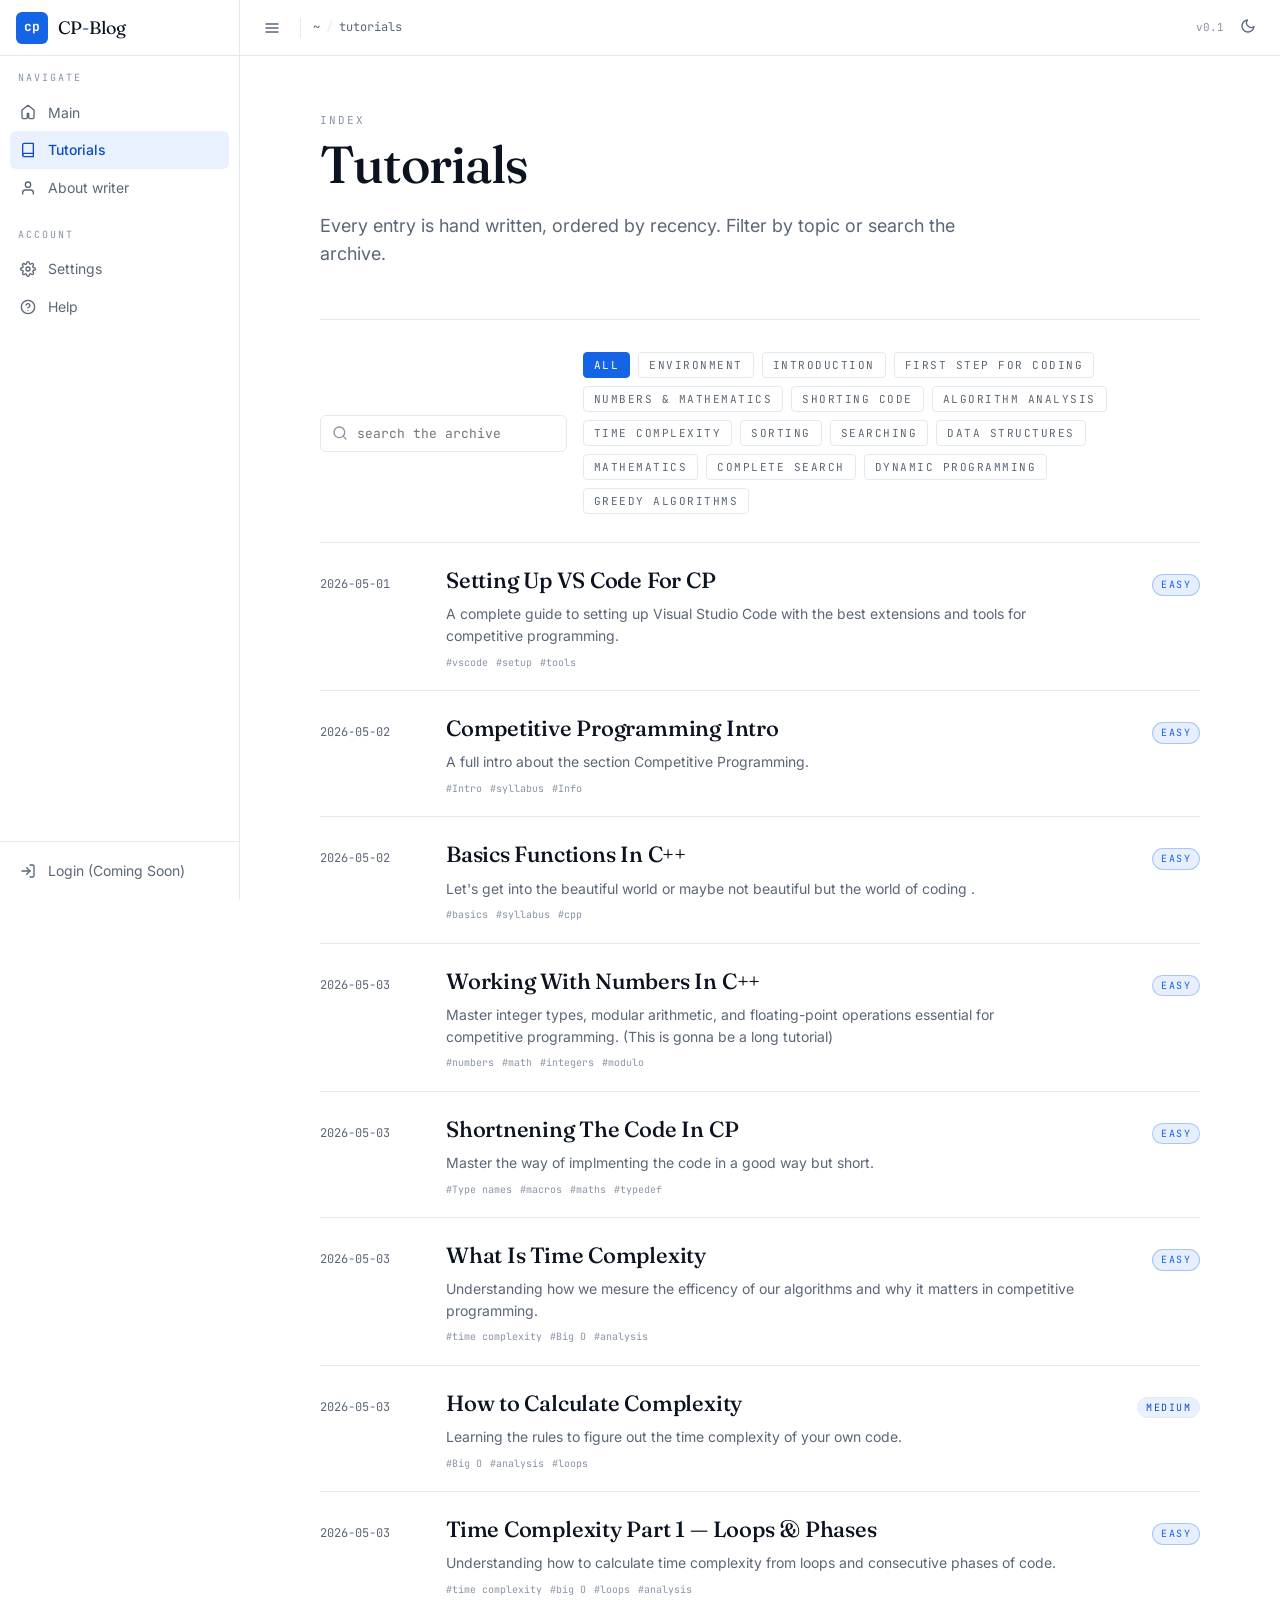
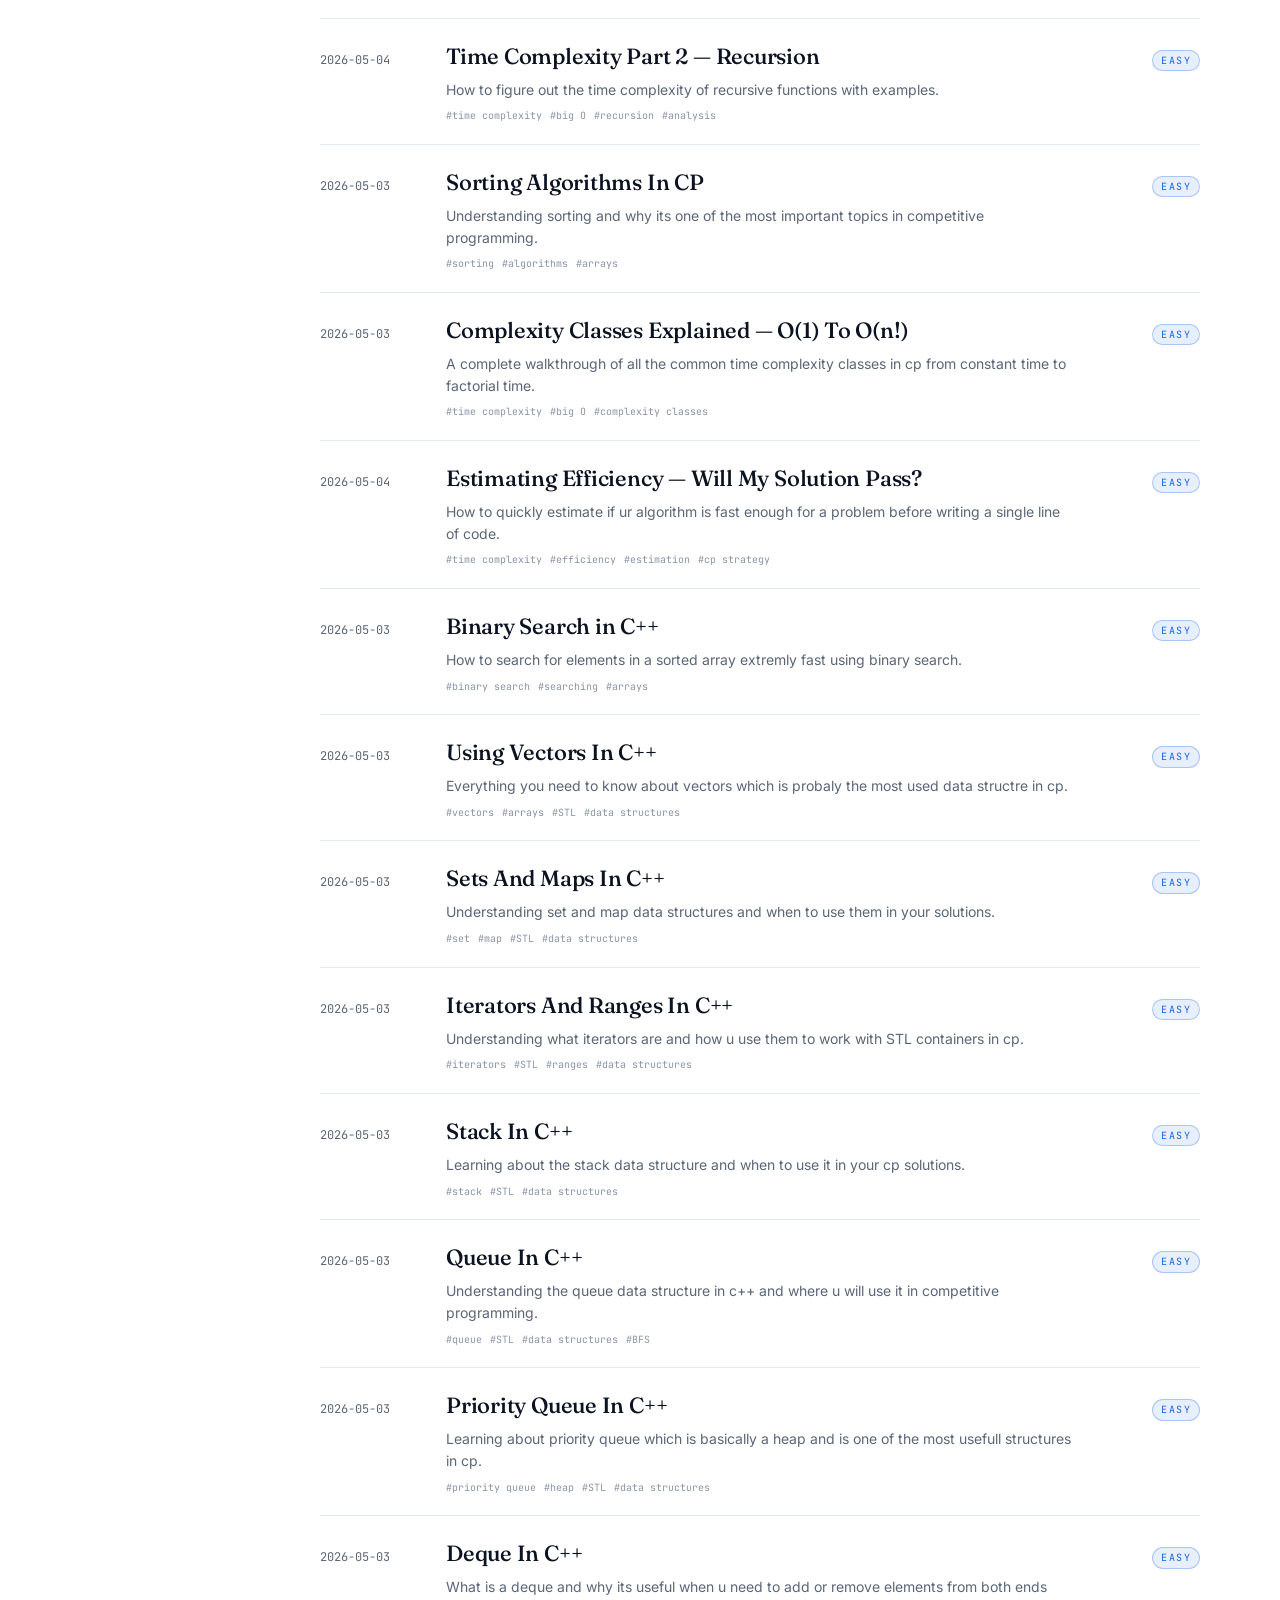
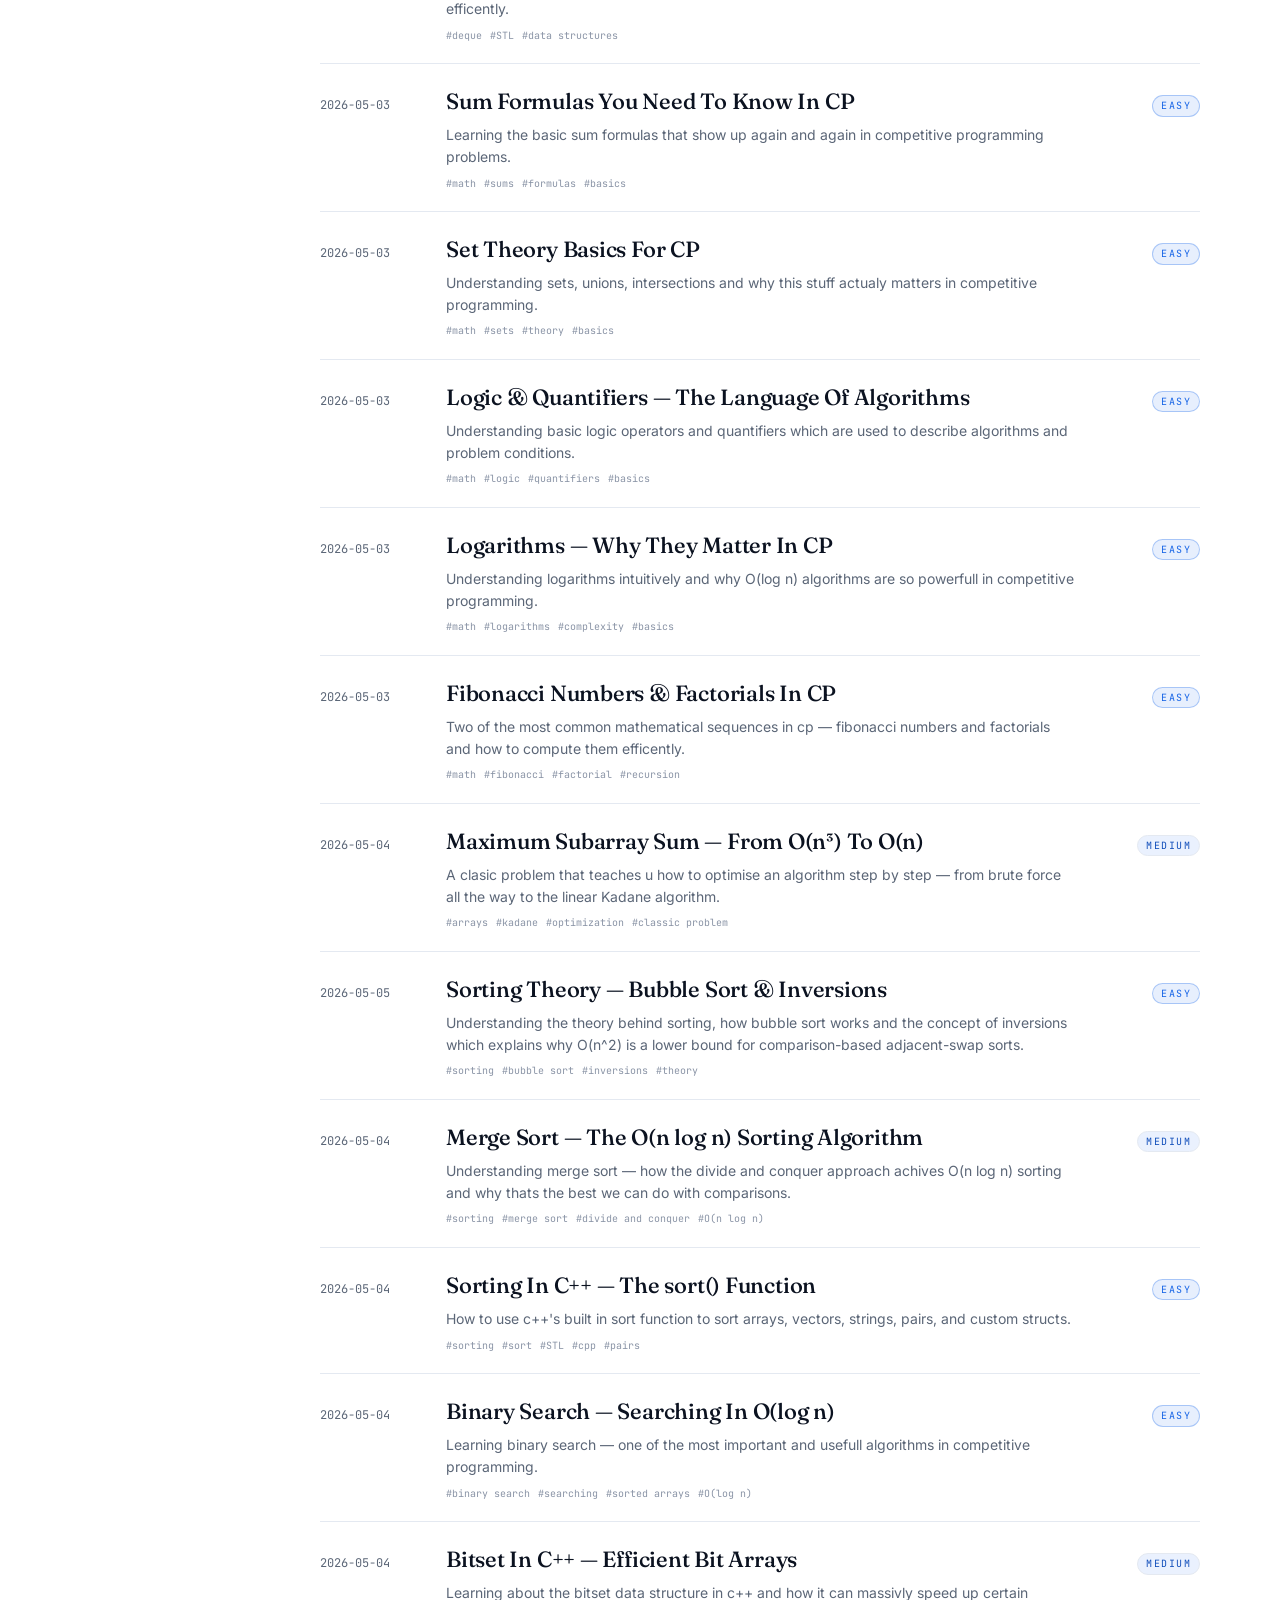
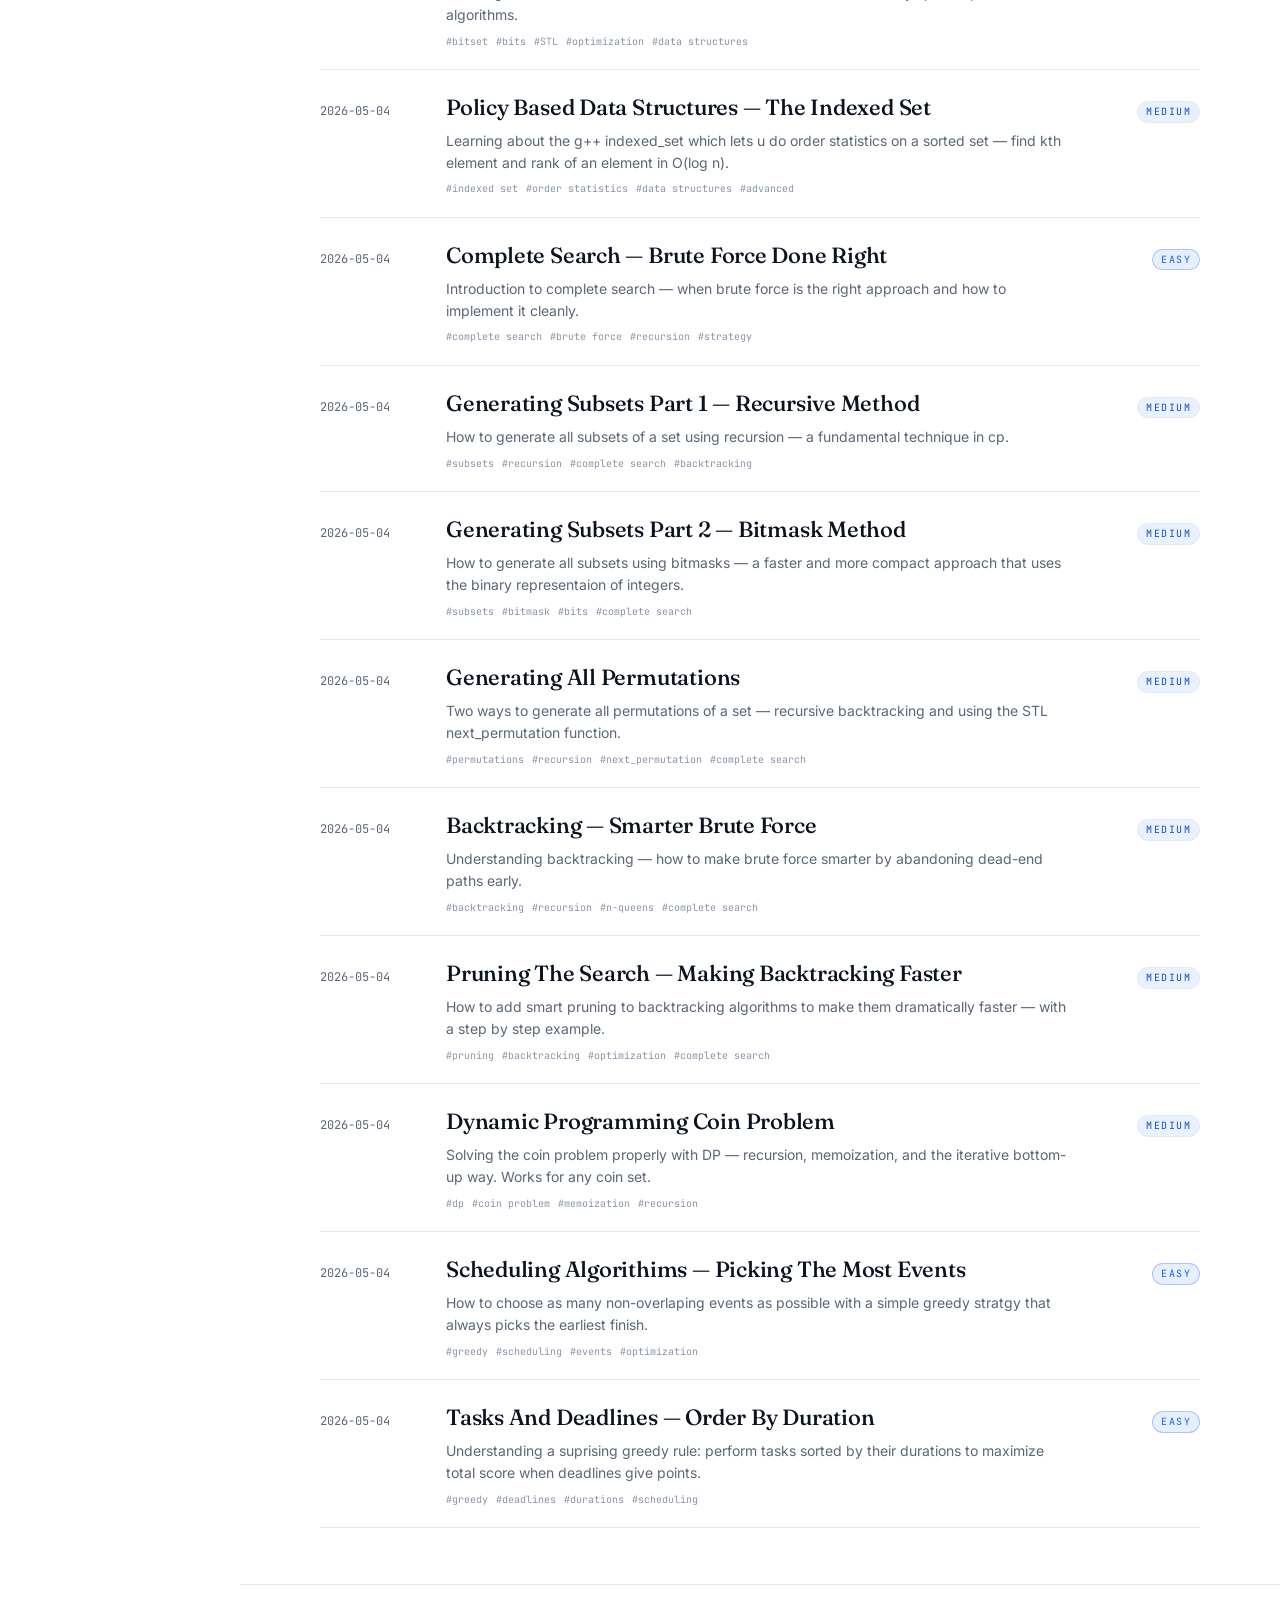
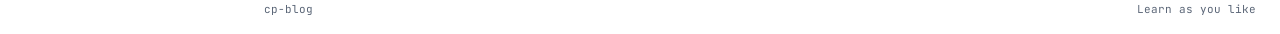
<file: tutorials.html>
<!doctype html>
<html lang="en" data-theme="light">
<head>
<meta charset="utf-8" />
<meta name="viewport" content="width=device-width, initial-scale=1" />
<title>Tutorials — CP-Blog</title>
<meta name="description" content="Hand-written competitive programming tutorials, notes and editorials." />
<link rel="preconnect" href="https://fonts.googleapis.com" />
<link rel="preconnect" href="https://fonts.gstatic.com" crossorigin />
<link href="https://fonts.googleapis.com/css2?family=JetBrains+Mono:wght@400;500;700&family=Inter:wght@400;500;600;700&family=Fraunces:opsz,wght@9..144,500;9..144,700&display=swap" rel="stylesheet" />
<link rel="stylesheet" href="assets/styles.css" />
</head>
<body>
<div class="app ">
  <div class="scrim"></div>
  <aside class="sidebar">
    <a class="brand" href="index.html">
      <span class="brand-mark">cp</span>
      <span class="brand-name nav-label">CP<span>-</span>Blog</span>
    </a>
    <div class="nav-section">
      <div class="nav-section-title">Navigate</div>
      <a class="nav-link" href="index.html"><svg viewBox="0 0 24 24" fill="none" stroke="currentColor" stroke-width="2" stroke-linecap="round" stroke-linejoin="round"><path d="M3 9l9-7 9 7v11a2 2 0 0 1-2 2h-4a2 2 0 0 1-2-2v-6h-2v6a2 2 0 0 1-2 2H5a2 2 0 0 1-2-2z"/></svg><span class="nav-label">Main</span></a><a class="nav-link active" href="tutorials.html"><svg viewBox="0 0 24 24" fill="none" stroke="currentColor" stroke-width="2" stroke-linecap="round" stroke-linejoin="round"><path d="M4 19.5A2.5 2.5 0 0 1 6.5 17H20"/><path d="M6.5 2H20v20H6.5A2.5 2.5 0 0 1 4 19.5v-15A2.5 2.5 0 0 1 6.5 2z"/></svg><span class="nav-label">Tutorials</span></a><a class="nav-link" href="profile.html"><svg viewBox="0 0 24 24" fill="none" stroke="currentColor" stroke-width="2" stroke-linecap="round" stroke-linejoin="round"><path d="M20 21v-2a4 4 0 0 0-4-4H8a4 4 0 0 0-4 4v2"/><circle cx="12" cy="7" r="4"/></svg><span class="nav-label">About writer</span></a>
    </div>
    <div class="nav-section">
      <div class="nav-section-title">Account</div>
      <a class="nav-link" href="settings.html"><svg viewBox="0 0 24 24" fill="none" stroke="currentColor" stroke-width="2" stroke-linecap="round" stroke-linejoin="round"><circle cx="12" cy="12" r="3"/><path d="M19.4 15a1.65 1.65 0 0 0 .33 1.82l.06.06a2 2 0 1 1-2.83 2.83l-.06-.06a1.65 1.65 0 0 0-1.82-.33 1.65 1.65 0 0 0-1 1.51V21a2 2 0 1 1-4 0v-.09a1.65 1.65 0 0 0-1-1.51 1.65 1.65 0 0 0-1.82.33l-.06.06a2 2 0 1 1-2.83-2.83l.06-.06a1.65 1.65 0 0 0 .33-1.82 1.65 1.65 0 0 0-1.51-1H3a2 2 0 1 1 0-4h.09a1.65 1.65 0 0 0 1.51-1 1.65 1.65 0 0 0-.33-1.82l-.06-.06a2 2 0 1 1 2.83-2.83l.06.06a1.65 1.65 0 0 0 1.82.33h.01a1.65 1.65 0 0 0 1-1.51V3a2 2 0 1 1 4 0v.09a1.65 1.65 0 0 0 1 1.51h.01a1.65 1.65 0 0 0 1.82-.33l.06-.06a2 2 0 1 1 2.83 2.83l-.06.06a1.65 1.65 0 0 0-.33 1.82v.01a1.65 1.65 0 0 0 1.51 1H21a2 2 0 1 1 0 4h-.09a1.65 1.65 0 0 0-1.51 1z"/></svg><span class="nav-label">Settings</span></a><a class="nav-link" href="help.html"><svg viewBox="0 0 24 24" fill="none" stroke="currentColor" stroke-width="2" stroke-linecap="round" stroke-linejoin="round"><circle cx="12" cy="12" r="10"/><path d="M9.09 9a3 3 0 0 1 5.83 1c0 2-3 3-3 3"/><line x1="12" y1="17" x2="12.01" y2="17"/></svg><span class="nav-label">Help</span></a>
    </div>
    <div class="sidebar-footer">
      <a class="nav-link" ><svg viewBox="0 0 24 24" fill="none" stroke="currentColor" stroke-width="2" stroke-linecap="round" stroke-linejoin="round"><path d="M15 3h4a2 2 0 0 1 2 2v14a2 2 0 0 1-2 2h-4"/><polyline points="10 17 15 12 10 7"/><line x1="15" y1="12" x2="3" y2="12"/></svg><span class="nav-label">Login (Coming Soon)</span></a>
    </div>
  </aside>
  <div class="main">
    <header class="topbar">
      <button class="icon-btn" data-sidebar-toggle aria-label="Toggle sidebar"><svg viewBox="0 0 24 24" fill="none" stroke="currentColor" stroke-width="2" stroke-linecap="round" stroke-linejoin="round"><line x1="3" y1="6" x2="21" y2="6"/><line x1="3" y1="12" x2="21" y2="12"/><line x1="3" y1="18" x2="21" y2="18"/></svg></button>
      <span class="divider-v"></span>
      <nav id="crumbs" class="crumbs" data-page="tutorials"></nav>
      <div class="right">
        <span class="version">v0.1</span>
        <button class="icon-btn" data-theme-toggle aria-label="Toggle theme"><span data-theme-icon></span></button>
      </div>
    </header>
    <main class="content">

<div class="container">
  <header class="section-divider">
    <div class="eyebrow" style="font-family:'JetBrains Mono',monospace;font-size:11px;text-transform:uppercase;letter-spacing:2px;color:var(--muted-2);margin-bottom:8px">Index</div>
    <h1 class="hero" style="font-size:clamp(32px,5vw,52px)">Tutorials</h1>
    <p class="lead">Every entry is hand written, ordered by recency. Filter by topic or search the archive.</p>
  </header>
  <div class="toolbar">
    <div class="search"><svg viewBox="0 0 24 24" fill="none" stroke="currentColor" stroke-width="2" stroke-linecap="round" stroke-linejoin="round"><circle cx="11" cy="11" r="8"/><line x1="21" y1="21" x2="16.65" y2="16.65"/></svg><input id="search-input" type="text" placeholder="search the archive" /></div>
    <div id="topic-chips" class="chips"></div>
  </div>
  <div id="tutorials-list"></div>
</div>

    </main>
    <footer class="footer">
      <span>cp-blog</span>
      <span>Learn as you like</span>
    </footer>
  </div>
</div>
<div id="toast" class="toast"><div class="t-title"></div><div class="t-desc"></div></div>
<script src="assets/tutorials.js"></script>
<script src="assets/app.js"></script>
</body>
</html>
</file>
<file: assets/styles.css>
:root {
  --bg: #ffffff;
  --fg: #0b1220;
  --muted: #5b6677;
  --muted-2: #8a94a6;
  --border: #e4e9f1;
  --rule: #e4e9f1;
  --card: #ffffff;
  --primary: #1664e6;
  --primary-fg: #ffffff;
  --primary-soft: #eaf1fe;
  --accent: #eaf1fe;
  --accent-fg: #0f4dba;
  --code-bg: #f4f7fc;
  --code-border: #e1e7f0;
  --shadow: 0 1px 0 rgba(15,30,60,.04);
}

html[data-theme="dark"] {
  --bg: #0a0a0a;
  --fg: #e8f3ec;
  --muted: #98a99e;
  --muted-2: #6e7d72;
  --border: #232323;
  --rule: #2a2a2a;
  --card: #0f0f0f;
  --primary: #25c764;
  --primary-fg: #0a0a0a;
  --primary-soft: #11261a;
  --accent: #11261a;
  --accent-fg: #44d97f;
  --code-bg: #121212;
  --code-border: #232323;
  --shadow: 0 1px 0 rgba(0,0,0,.4);
}

* { box-sizing: border-box; }
html, body { margin: 0; padding: 0; }

body {
  background: var(--bg);
  color: var(--fg);
  font-family: 'Inter', system-ui, -apple-system, Segoe UI, Roboto, sans-serif;
  font-size: 16px;
  line-height: 1.55;
  -webkit-font-smoothing: antialiased;
  -moz-osx-font-smoothing: grayscale;
}

a { color: inherit; text-decoration: none; }
button { font-family: inherit; }

::selection { background: color-mix(in srgb, var(--primary) 25%, transparent); }

.font-serif {
  font-family: 'Fraunces', Georgia, 'Times New Roman', serif;
  letter-spacing: -0.02em;
  font-weight: 500;
}

.font-mono {
  font-family: 'JetBrains Mono', ui-monospace, SFMono-Regular, Menlo, Consolas, monospace;
}

/* ======= Layout shell ======= */
.app {
  min-height: 100vh;
  padding-left: 240px;
  transition: padding-left .2s ease;
}

.app.collapsed { padding-left: 64px; }

.sidebar {
  border-right: 1px solid var(--border);
  background: var(--bg);
  display: flex;
  flex-direction: column;
  position: fixed;
  top: 0;
  left: 0;
  width: 240px;
  height: 100vh;
  overflow-y: auto;
  z-index: 40;
  transition: width .2s ease;
}

.app.collapsed .sidebar { width: 64px; }

.scrim { display: none; }

@media (max-width: 900px) {
  .app, .app.collapsed { padding-left: 0; }
  .sidebar {
    transform: translateX(-100%);
    transition: transform .2s ease;
    width: 260px;
    z-index: 60;
  }
  .app.menu-open .sidebar { transform: translateX(0); }
  .scrim {
    display: block;
    position: fixed; inset: 0;
    background: rgba(0,0,0,.5);
    z-index: 50;
    opacity: 0;
    pointer-events: none;
    transition: opacity .2s ease;
  }
  .app.menu-open .scrim { opacity: 1; pointer-events: auto; }
}

.sidebar .brand {
  display: flex;
  align-items: center;
  gap: 10px;
  padding: 14px 16px;
  border-bottom: 1px solid var(--border);
  height: 56px;
}

.brand-mark {
  width: 32px; height: 32px;
  background: var(--primary);
  color: var(--primary-fg);
  font-family: 'JetBrains Mono', monospace;
  font-weight: 700;
  font-size: 13px;
  display: grid; place-items: center;
  border-radius: 6px;
}

.brand-name { font-family: 'Fraunces', serif; font-size: 18px; }
.brand-name span { color: var(--primary); }

.app.collapsed .brand-name,
.app.collapsed .nav-label,
.app.collapsed .nav-section-title { display: none; }

.app.collapsed .sidebar .brand { justify-content: center; padding: 14px 8px; }

.nav-section {
  padding: 14px 10px 6px;
}

.nav-section-title {
  font-family: 'JetBrains Mono', monospace;
  font-size: 10px;
  text-transform: uppercase;
  letter-spacing: 2px;
  color: var(--muted-2);
  padding: 0 8px 8px;
}

.nav-link {
  display: flex;
  align-items: center;
  gap: 12px;
  padding: 8px 10px;
  border-radius: 6px;
  color: var(--muted);
  font-size: 14px;
  cursor: pointer;
  transition: background-color .15s, color .15s;
}
.nav-link:hover { background: color-mix(in srgb, var(--accent) 60%, transparent); color: var(--fg); }
.nav-link.active { background: var(--accent); color: var(--accent-fg); font-weight: 500; }
.nav-link svg { width: 16px; height: 16px; flex-shrink: 0; }

.sidebar-footer {
  margin-top: auto;
  border-top: 1px solid var(--border);
  padding: 10px;
}

/* ======= Main column ======= */
.main {
  display: flex;
  flex-direction: column;
  min-width: 0;
}

.topbar {
  height: 56px;
  border-bottom: 1px solid var(--border);
  background: color-mix(in srgb, var(--bg) 80%, transparent);
  backdrop-filter: blur(8px);
  display: flex;
  align-items: center;
  gap: 12px;
  padding: 0 16px;
  position: sticky;
  top: 0;
  z-index: 30;
}

.icon-btn {
  background: transparent;
  border: none;
  width: 32px; height: 32px;
  display: grid; place-items: center;
  cursor: pointer;
  color: var(--muted);
  border-radius: 6px;
}
.icon-btn:hover { background: var(--accent); color: var(--fg); }
.icon-btn svg { width: 16px; height: 16px; }

.divider-v { width: 1px; height: 20px; background: var(--border); }

.crumbs {
  font-family: 'JetBrains Mono', monospace;
  font-size: 12px;
  color: var(--muted);
  display: flex; align-items: center; gap: 6px;
}
.crumbs a:hover { color: var(--fg); }
.crumbs .sep { color: var(--border); }

.topbar .right { margin-left: auto; display: flex; align-items: center; gap: 8px; }
.version { font-family: 'JetBrains Mono', monospace; font-size: 11px; color: var(--muted-2); }

.content { flex: 1; }

.footer {
  border-top: 1px solid var(--border);
  padding: 16px 24px;
  font-family: 'JetBrains Mono', monospace;
  font-size: 11px;
  color: var(--muted);
  display: flex; flex-wrap: wrap; justify-content: space-between; gap: 8px;
}

/* ======= Containers ======= */
.container { max-width: 960px; margin: 0 auto; padding: 40px 24px; }
.container-narrow { max-width: 720px; margin: 0 auto; padding: 40px 24px; }
@media (min-width: 768px) { .container, .container-narrow { padding: 56px 40px; } }

.section-divider { border-bottom: 1px solid var(--rule); padding-bottom: 32px; margin-bottom: 32px; }

/* ======= Hero ======= */
.kicker {
  font-family: 'JetBrains Mono', monospace;
  font-size: 12px;
  color: var(--muted);
  display: inline-flex; align-items: center; gap: 8px;
  margin-bottom: 18px;
}
.kicker svg { width: 14px; height: 14px; }

h1.hero {
  font-family: 'Fraunces', serif;
  font-size: clamp(36px, 6vw, 64px);
  line-height: 1.05;
  letter-spacing: -0.02em;
  margin: 0;
  font-weight: 500;
}
h1.hero .accent { color: var(--primary); }

.lead {
  margin-top: 20px;
  font-size: 18px;
  color: var(--muted);
  max-width: 640px;
  line-height: 1.6;
}

.actions { margin-top: 28px; display: flex; flex-wrap: wrap; gap: 12px; }

.btn {
  display: inline-flex; align-items: center; gap: 6px;
  padding: 10px 18px;
  border-radius: 6px;
  font-size: 14px;
  font-weight: 500;
  cursor: pointer;
  border: 1px solid transparent;
  transition: opacity .15s, background-color .15s;
}
.btn-primary { background: var(--primary); color: var(--primary-fg); }
.btn-primary:hover { opacity: .9; }
.btn-outline { background: transparent; color: var(--fg); border-color: var(--border); }
.btn-outline:hover { background: var(--accent); }
.btn svg { width: 14px; height: 14px; }

.btn-block { width: 100%; justify-content: center; }

/* ======= Stats grid ======= */
.stats {
  margin-top: 40px;
  display: grid;
  grid-template-columns: repeat(3, minmax(0, 1fr));
  gap: 16px;
  max-width: 420px;
  font-family: 'JetBrains Mono', monospace;
  font-size: 12px;
}
.stat {
  border-left: 2px solid var(--primary);
  padding-left: 12px;
}
.stat .v { color: var(--fg); font-size: 15px; }
.stat .l { color: var(--muted-2); text-transform: uppercase; letter-spacing: 2px; font-size: 10px; }

/* ======= Section heads ======= */
.section-head {
  display: flex; align-items: end; justify-content: space-between;
  margin-bottom: 24px;
}
.section-head .eyebrow {
  font-family: 'JetBrains Mono', monospace;
  font-size: 11px;
  text-transform: uppercase;
  letter-spacing: 2px;
  color: var(--muted-2);
  margin-bottom: 4px;
}
.section-head h2 {
  font-family: 'Fraunces', serif;
  margin: 0;
  font-size: 28px;
  font-weight: 500;
  letter-spacing: -0.01em;
}
.section-head .more {
  font-family: 'JetBrains Mono', monospace;
  font-size: 12px;
  color: var(--muted);
  display: inline-flex; align-items: center; gap: 4px;
}
.section-head .more:hover { color: var(--fg); }

/* ======= Tutorial list ======= */
.list {
  list-style: none;
  margin: 0; padding: 0;
  border-top: 1px solid var(--border);
  border-bottom: 1px solid var(--border);
}
.list li { border-bottom: 1px solid var(--border); }
.list li:last-child { border-bottom: 0; }

.list-item {
  display: grid;
  grid-template-columns: 1fr;
  gap: 8px;
  padding: 20px 8px;
  margin: 0 -8px;
  border-radius: 4px;
  transition: background-color .15s;
}
.list-item:hover { background: color-mix(in srgb, var(--accent) 50%, transparent); }
.list-item:hover .list-title { color: var(--primary); }

@media (min-width: 768px) {
  .list-item {
    grid-template-columns: 110px 1fr 110px;
    align-items: baseline;
    gap: 16px;
  }
  .list-item .date { text-align: left; }
  .list-item .badge-cell { display: flex; justify-content: flex-end; }
}

.list-item .date {
  font-family: 'JetBrains Mono', monospace;
  font-size: 12px;
  color: var(--muted);
}
.list-title {
  font-family: 'Fraunces', serif;
  font-size: 22px;
  font-weight: 500;
  margin: 0;
  transition: color .15s;
  letter-spacing: -0.01em;
}
.list-excerpt {
  margin: 6px 0 0;
  color: var(--muted);
  font-size: 14px;
  display: -webkit-box;
  -webkit-line-clamp: 2;
  -webkit-box-orient: vertical;
  overflow: hidden;
}
.tags { margin-top: 8px; display: flex; flex-wrap: wrap; gap: 8px; }
.tag {
  font-family: 'JetBrains Mono', monospace;
  font-size: 10px;
  color: var(--muted-2);
}

/* ======= Difficulty badge ======= */
.badge {
  display: inline-flex; align-items: center;
  padding: 2px 8px;
  border-radius: 999px;
  border: 1px solid;
  font-family: 'JetBrains Mono', monospace;
  font-size: 10px;
  text-transform: uppercase;
  letter-spacing: 1.5px;
}
.badge.easy { background: color-mix(in srgb, var(--primary) 10%, transparent); color: var(--primary); border-color: color-mix(in srgb, var(--primary) 30%, transparent); }
.badge.medium { background: var(--accent); color: var(--accent-fg); border-color: var(--border); }
.badge.hard { background: color-mix(in srgb, #e53935 10%, transparent); color: #e53935; border-color: color-mix(in srgb, #e53935 30%, transparent); }

/* ======= Filters ======= */
.toolbar {
  display: flex; flex-direction: column;
  gap: 16px;
  margin-bottom: 28px;
}
@media (min-width: 768px) {
  .toolbar { flex-direction: row; justify-content: space-between; align-items: center; }
}

.search {
  position: relative;
  width: 100%;
  max-width: 360px;
}
.search svg { position: absolute; left: 12px; top: 50%; transform: translateY(-50%); width: 16px; height: 16px; color: var(--muted-2); }
.search input {
  width: 100%;
  background: var(--bg);
  border: 1px solid var(--border);
  color: var(--fg);
  padding: 9px 12px 9px 36px;
  border-radius: 6px;
  font-family: 'JetBrains Mono', monospace;
  font-size: 13px;
  outline: none;
}
.search input:focus { border-color: var(--primary); }

.chips { display: flex; flex-wrap: wrap; gap: 8px; }
.chip {
  background: transparent;
  border: 1px solid var(--border);
  color: var(--muted);
  padding: 5px 10px;
  border-radius: 4px;
  font-family: 'JetBrains Mono', monospace;
  font-size: 11px;
  text-transform: uppercase;
  letter-spacing: 1.5px;
  cursor: pointer;
  transition: color .15s, border-color .15s, background-color .15s;
}
.chip:hover { color: var(--fg); border-color: color-mix(in srgb, var(--fg) 40%, transparent); }
.chip.active { background: var(--primary); color: var(--primary-fg); border-color: var(--primary); }

.empty {
  border: 1px dashed var(--border);
  border-radius: 6px;
  padding: 48px 24px;
  text-align: center;
  font-family: 'JetBrains Mono', monospace;
  font-size: 13px;
  color: var(--muted);
}

/* ======= Article ======= */
.back-link {
  display: inline-flex; align-items: center; gap: 6px;
  font-family: 'JetBrains Mono', monospace;
  font-size: 12px;
  color: var(--muted);
  margin-bottom: 32px;
}
.back-link:hover { color: var(--fg); }
.back-link svg { width: 14px; height: 14px; }

.article-meta {
  display: flex; align-items: center; gap: 12px;
  font-family: 'JetBrains Mono', monospace;
  font-size: 12px;
  color: var(--muted);
  margin-bottom: 16px;
  flex-wrap: wrap;
}
.article-meta .sep { color: var(--border); }
.article-meta .read { display: inline-flex; align-items: center; gap: 4px; }
.article-meta svg { width: 12px; height: 12px; }

h1.article-title {
  font-family: 'Fraunces', serif;
  font-size: clamp(32px, 5vw, 52px);
  line-height: 1.1;
  letter-spacing: -0.02em;
  margin: 0;
  font-weight: 500;
}
.article-excerpt {
  margin-top: 16px;
  font-size: 18px;
  color: var(--muted);
  line-height: 1.6;
}

.article-meta-row { margin-top: 20px; display: flex; flex-wrap: wrap; gap: 8px; align-items: center; }

.prose { color: color-mix(in srgb, var(--fg) 90%, transparent); line-height: 1.7; }
.prose h2 { font-family: 'Fraunces', serif; font-size: 28px; margin: 40px 0 12px; color: var(--fg); font-weight: 500; letter-spacing: -0.01em; }
.prose h3 { font-family: 'Fraunces', serif; font-size: 22px; margin: 32px 0 8px; color: var(--fg); font-weight: 500; }
.prose p { margin: 16px 0; }
.prose ul, .prose ol { margin: 16px 0; padding-left: 24px; }
.prose li { margin: 6px 0; }
.prose code {
  font-family: 'JetBrains Mono', monospace;
  font-size: 0.9em;
  padding: 2px 6px;
  border-radius: 4px;
  background: var(--code-bg);
  border: 1px solid var(--code-border);
}
.prose pre {
  font-family: 'JetBrains Mono', monospace;
  font-size: 13px;
  background: var(--code-bg);
  border: 1px solid var(--code-border);
  border-radius: 6px;
  padding: 16px;
  margin: 20px 0;
  overflow-x: auto;
  line-height: 1.55;
}
.prose pre code { padding: 0; background: transparent; border: 0; font-size: inherit; }
.prose blockquote {
  border-left: 2px solid var(--primary);
  padding-left: 16px;
  margin: 20px 0;
  font-style: italic;
  color: var(--muted);
}
.prose a { color: var(--primary); text-decoration: underline; text-decoration-color: color-mix(in srgb, var(--primary) 40%, transparent); text-underline-offset: 4px; }
.prose a:hover { text-decoration-color: var(--primary); }

.article-nav {
  margin-top: 56px; padding-top: 32px;
  border-top: 1px solid var(--border);
  display: grid; grid-template-columns: 1fr 1fr; gap: 16px;
  font-family: 'JetBrains Mono', monospace;
  font-size: 12px;
}
.article-nav .nav-prev, .article-nav .nav-next { color: var(--muted); display: block; }
.article-nav .nav-next { text-align: right; }
.article-nav .nav-label { display: block; text-transform: uppercase; letter-spacing: 2px; font-size: 10px; margin-bottom: 4px; }
.article-nav .nav-title { font-family: 'Fraunces', serif; font-size: 16px; color: var(--fg); }
.article-nav a:hover .nav-title { color: var(--primary); }

/* ======= Profile ======= */
.profile-head {
  display: flex; flex-direction: column; gap: 24px;
  padding-bottom: 32px;
  border-bottom: 1px solid var(--border);
}
@media (min-width: 768px) { .profile-head { flex-direction: row; align-items: flex-end; } }

.avatar {
  width: 96px; height: 96px;
  border-radius: 6px;
  background: color-mix(in srgb, var(--primary) 10%, transparent);
  border: 1px solid color-mix(in srgb, var(--primary) 30%, transparent);
  color: var(--primary);
  font-family: 'JetBrains Mono', monospace;
  font-weight: 700;
  font-size: 28px;
  display: grid; place-items: center;
}

.section-title-row {
  font-family: 'JetBrains Mono', monospace;
  font-size: 11px;
  text-transform: uppercase;
  letter-spacing: 2px;
  color: var(--muted-2);
  margin: 40px 0 16px;
  display: inline-flex; align-items: center; gap: 8px;
}
.section-title-row svg { width: 14px; height: 14px; }

.stats-grid {
  display: grid;
  grid-template-columns: repeat(2, 1fr);
  gap: 12px;
}
@media (min-width: 768px) { .stats-grid { grid-template-columns: repeat(4, 1fr); } }
.stat-card {
  border: 1px solid var(--border);
  border-radius: 6px;
  padding: 16px;
}
.stat-card .v { font-family: 'Fraunces', serif; font-size: 24px; }
.stat-card .l {
  font-family: 'JetBrains Mono', monospace;
  font-size: 11px;
  text-transform: uppercase;
  letter-spacing: 2px;
  color: var(--muted-2);
  margin-top: 4px;
}
.stat-card .n {
  font-family: 'JetBrains Mono', monospace;
  font-size: 11px;
  color: var(--primary);
  margin-top: 2px;
}

.handles { list-style: none; padding: 0; margin: 0; border-top: 1px solid var(--border); border-bottom: 1px solid var(--border); }
.handles li { display: flex; justify-content: space-between; padding: 12px 0; border-bottom: 1px solid var(--border); font-family: 'JetBrains Mono', monospace; font-size: 14px; }
.handles li:last-child { border-bottom: 0; }
.handles .site { color: var(--muted); }

.note-card {
  border: 1px solid var(--border);
  border-radius: 6px;
  padding: 20px;
  line-height: 1.7;
}

/* ======= Settings ======= */
.setting-row {
  display: flex; align-items: center; justify-content: space-between;
  gap: 24px;
  padding: 20px 0;
  border-bottom: 1px solid var(--border);
}
.setting-row h3 { font-family: 'Fraunces', serif; margin: 0; font-size: 18px; font-weight: 500; }
.setting-row p { margin: 4px 0 0; color: var(--muted); font-size: 14px; }

.toggle {
  position: relative;
  width: 40px; height: 22px;
  background: var(--border);
  border-radius: 999px;
  cursor: pointer;
  transition: background-color .15s;
  border: 0;
  flex-shrink: 0;
}
.toggle::after {
  content: "";
  position: absolute;
  top: 2px; left: 2px;
  width: 18px; height: 18px;
  background: #fff;
  border-radius: 50%;
  transition: transform .15s;
}
.toggle.on { background: var(--primary); }
.toggle.on::after { transform: translateX(18px); }
.toggle.disabled { opacity: .5; cursor: not-allowed; }

.toggle-row { display: flex; align-items: center; gap: 12px; }
.toggle-row .label-mono { font-family: 'JetBrains Mono', monospace; font-size: 12px; color: var(--muted); }

/* ======= Login ======= */
.center-min {
  min-height: calc(100vh - 56px - 60px);
  display: grid; place-items: center;
  padding: 48px 24px;
}
.login-box { width: 100%; max-width: 380px; }
.login-head { text-align: center; margin-bottom: 32px; }
.login-head .kicker { display: inline-flex; margin-bottom: 8px; }
.login-head h1 { font-family: 'Fraunces', serif; font-size: 28px; margin: 0; font-weight: 500; }
.login-head p { color: var(--muted); margin-top: 8px; font-size: 14px; }

.login-form {
  background: var(--card);
  border: 1px solid var(--border);
  border-radius: 6px;
  padding: 24px;
  display: flex; flex-direction: column; gap: 16px;
}
.field { display: flex; flex-direction: column; gap: 6px; }
.field label {
  font-family: 'JetBrains Mono', monospace;
  font-size: 11px;
  text-transform: uppercase;
  letter-spacing: 2px;
  color: var(--muted);
}
.field input {
  background: var(--bg);
  border: 1px solid var(--border);
  color: var(--fg);
  padding: 9px 12px;
  border-radius: 6px;
  font-family: inherit;
  font-size: 14px;
  outline: none;
}
.field input:focus { border-color: var(--primary); }

.login-foot {
  text-align: center;
  font-family: 'JetBrains Mono', monospace;
  font-size: 12px;
  color: var(--muted);
}
.login-foot a { color: var(--primary); }
.login-foot a:hover { text-decoration: underline; }

/* ======= FAQ ======= */
.faq-item { border-bottom: 1px solid var(--border); }
.faq-q {
  width: 100%;
  background: transparent;
  border: 0;
  text-align: left;
  font-family: 'Fraunces', serif;
  font-size: 18px;
  color: var(--fg);
  padding: 16px 0;
  cursor: pointer;
  display: flex; justify-content: space-between; align-items: center;
  font-weight: 500;
}
.faq-q::after {
  content: "+";
  font-family: 'JetBrains Mono', monospace;
  color: var(--muted);
  font-size: 18px;
}
.faq-item.open .faq-q::after { content: "−"; }
.faq-a {
  display: none;
  padding: 0 0 16px;
  color: var(--muted);
  line-height: 1.7;
}
.faq-item.open .faq-a { display: block; }

/* ======= Toast ======= */
.toast {
  position: fixed;
  bottom: 24px; right: 24px;
  background: var(--card);
  border: 1px solid var(--border);
  border-radius: 6px;
  padding: 12px 16px;
  box-shadow: 0 8px 24px rgba(0,0,0,.12);
  z-index: 100;
  max-width: 320px;
  opacity: 0;
  transform: translateY(8px);
  transition: opacity .2s, transform .2s;
  pointer-events: none;
}
.toast.show { opacity: 1; transform: translateY(0); }
.toast .t-title { font-weight: 600; font-size: 14px; }
.toast .t-desc { color: var(--muted); font-size: 13px; margin-top: 2px; }

/* mobile sidebar handled in layout shell above */
</file>
